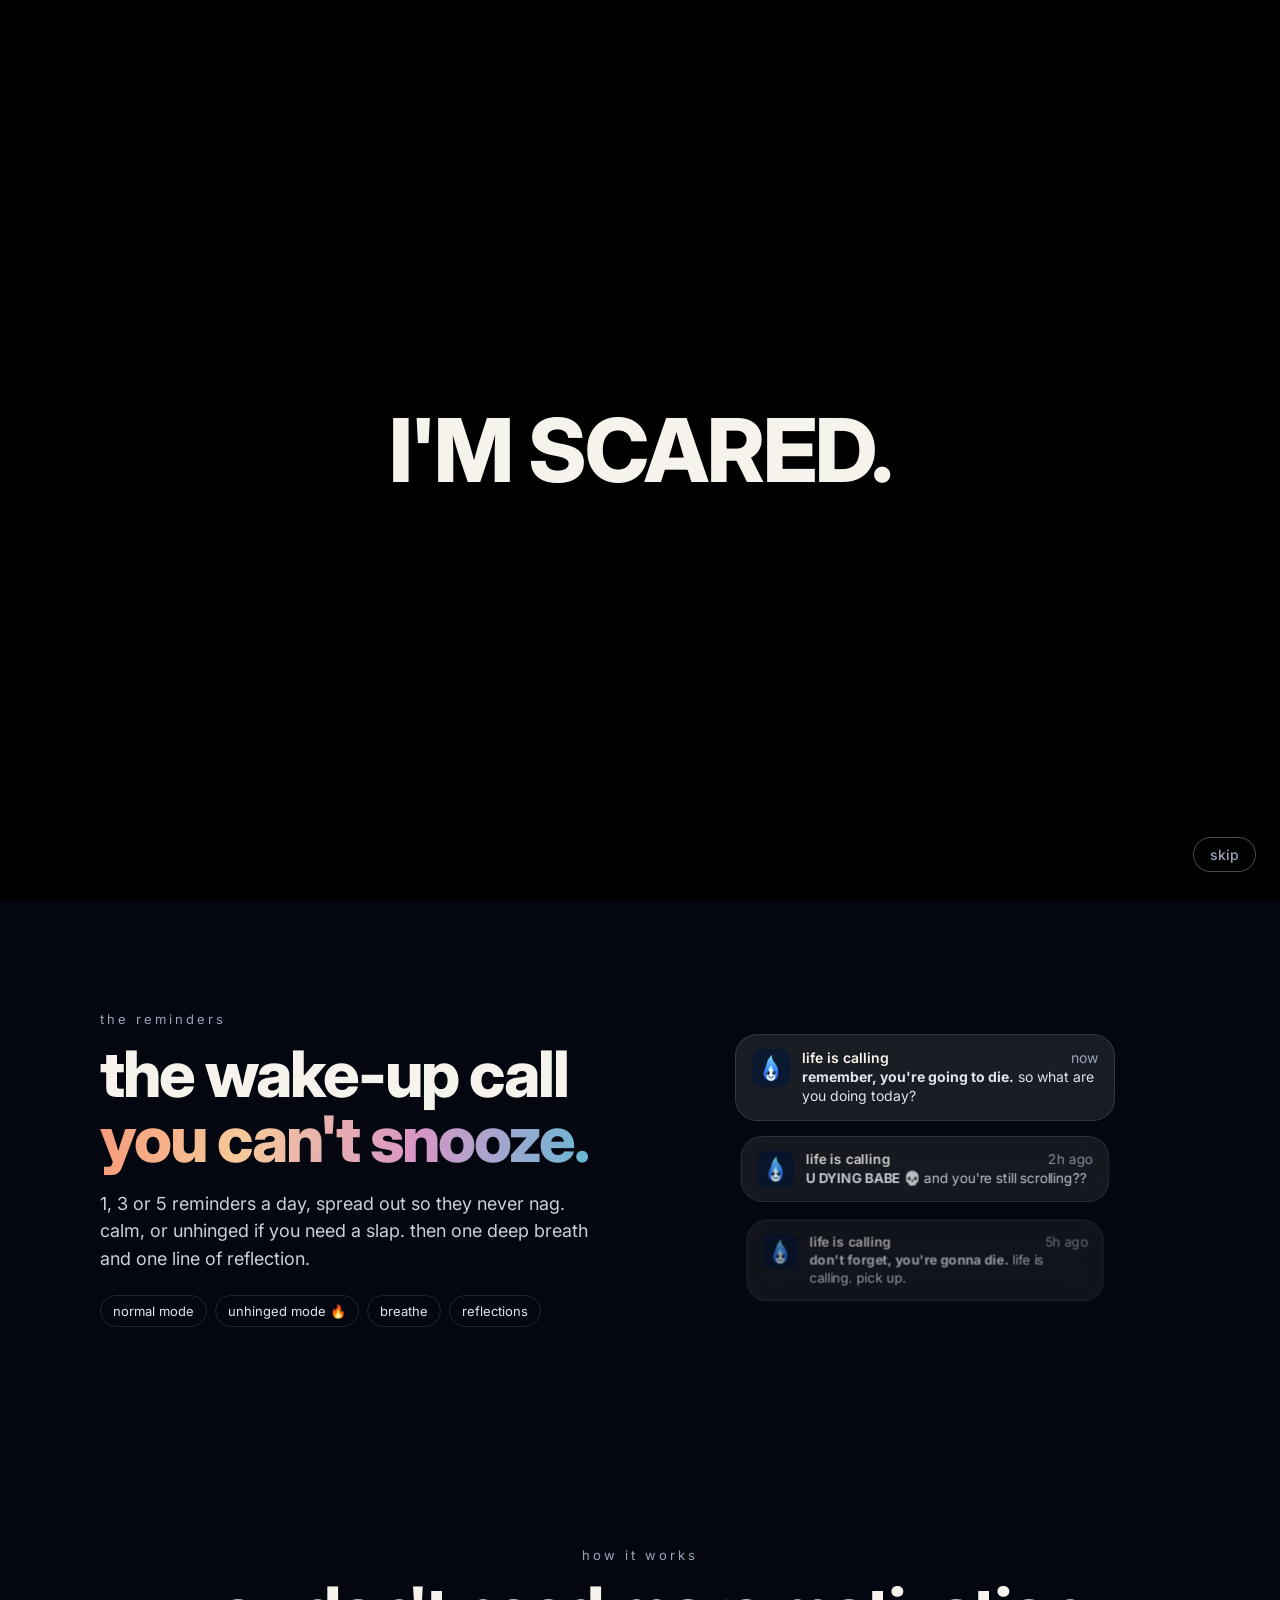
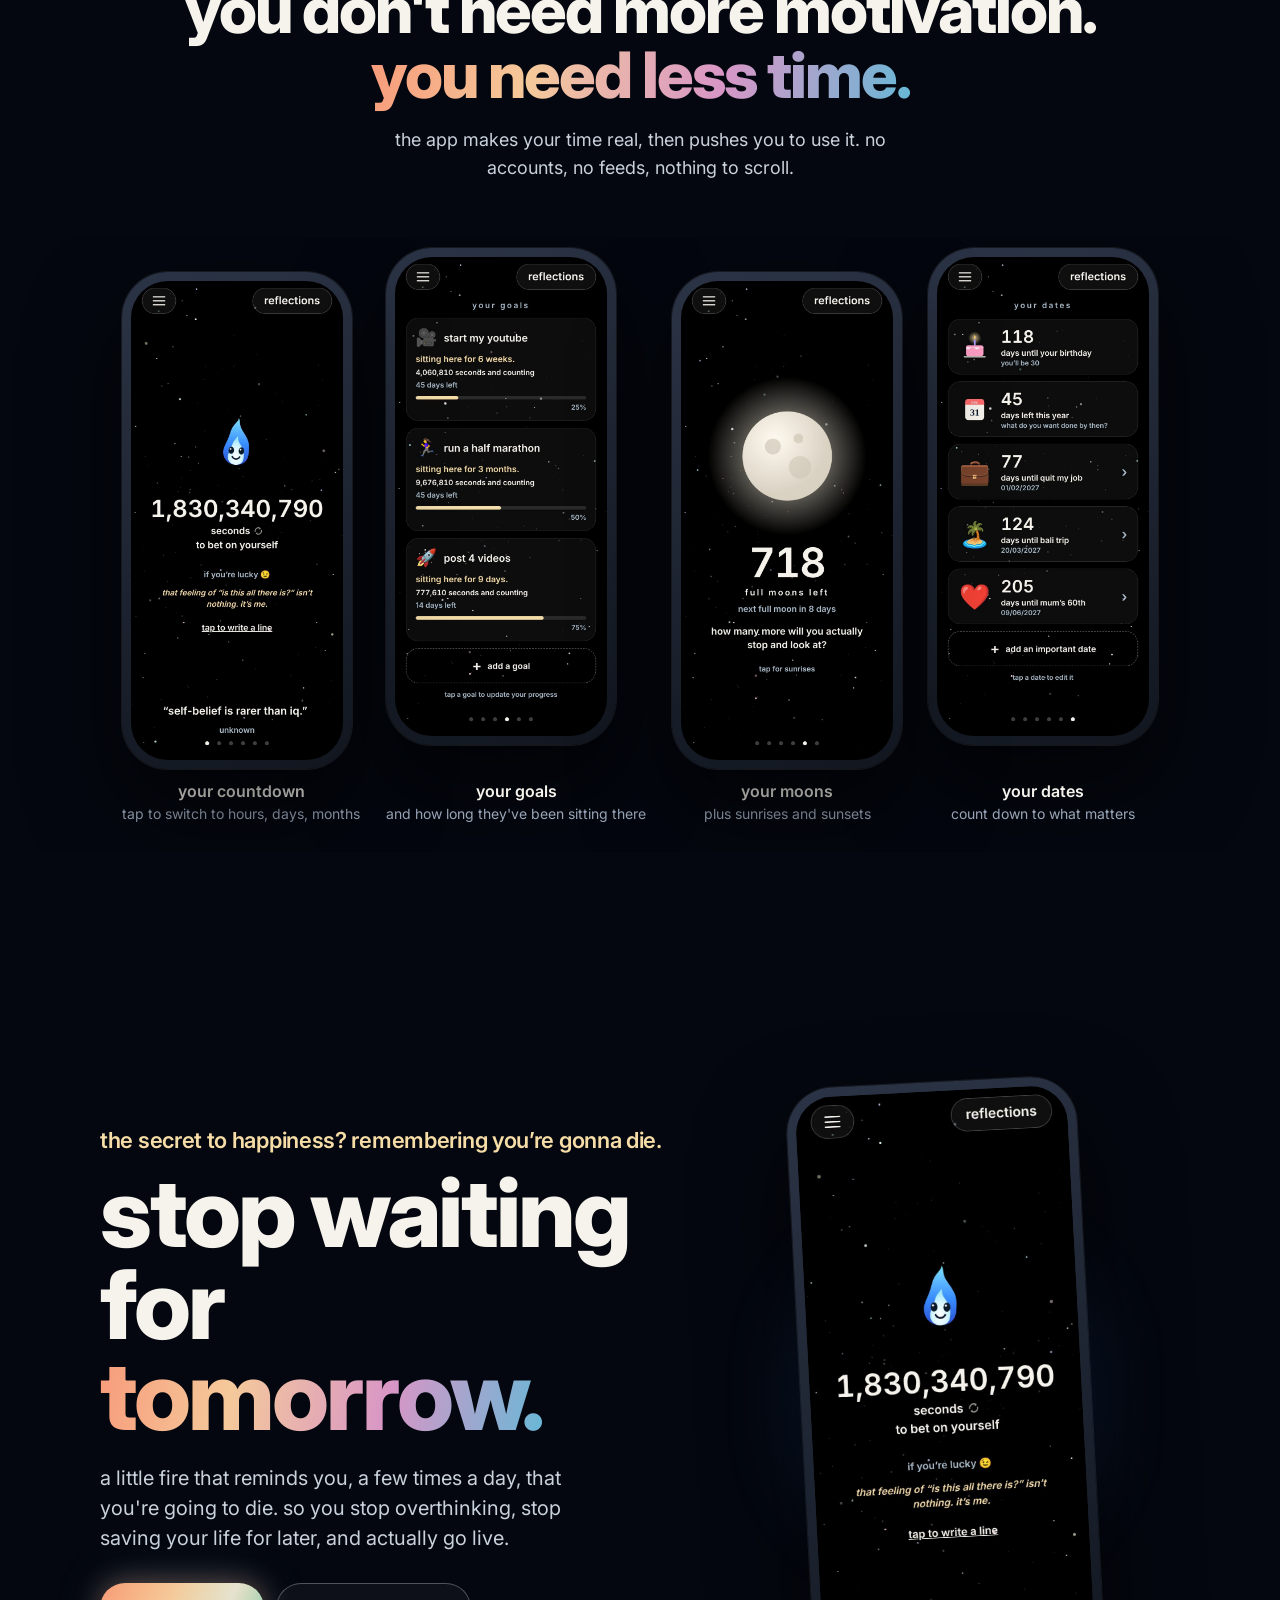
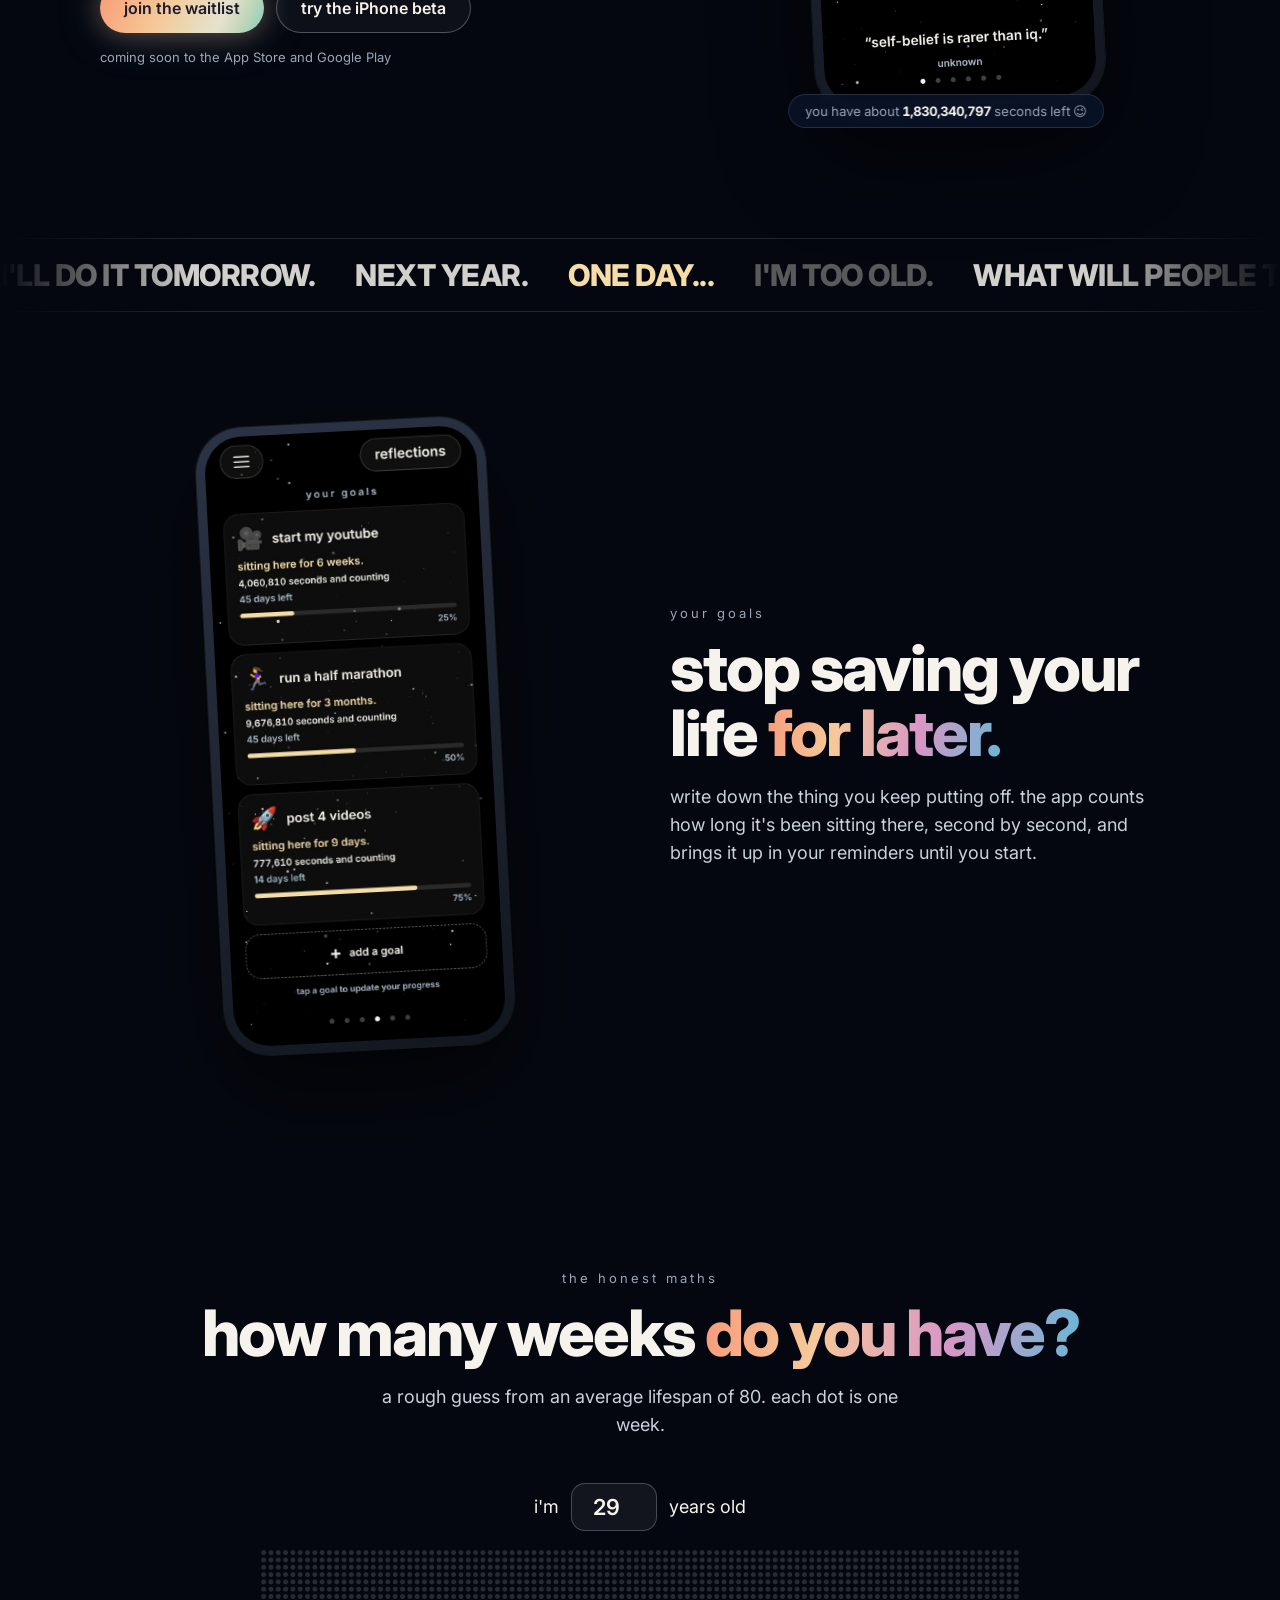
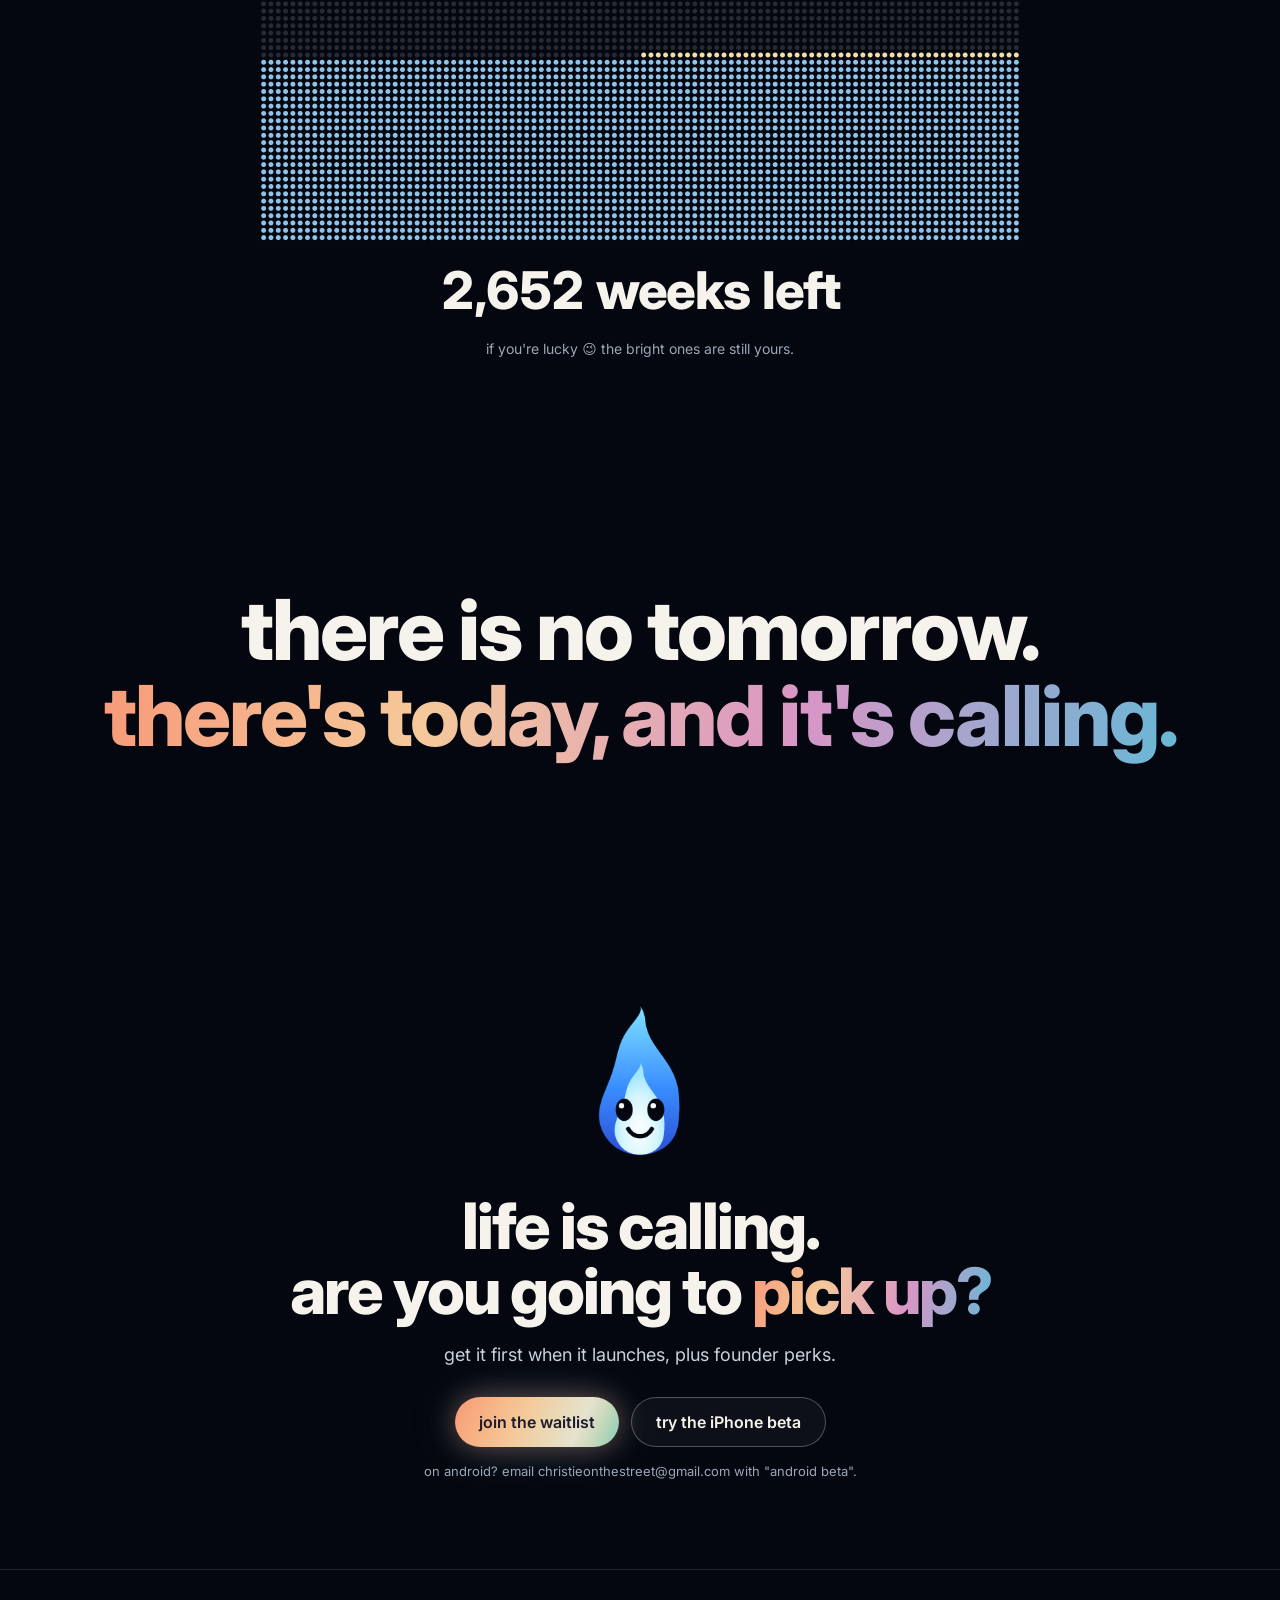
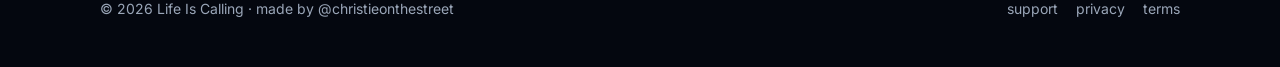
<file: index.html>
<!doctype html>
<html lang="en">
<head>
<meta charset="utf-8">
<meta name="viewport" content="width=device-width, initial-scale=1, viewport-fit=cover">
<title>Life Is Calling</title>
<meta name="description" content="A little fire that reminds you, a few times a day, that you're going to die. So you stop waiting for tomorrow and actually go live.">
<meta name="theme-color" content="#04070f">
<meta property="og:title" content="Life Is Calling">
<meta property="og:description" content="stop waiting for tomorrow.">
<meta property="og:image" content="https://christieonthestreet.github.io/lifeiscalling/img/home.jpg">
<link rel="icon" href="./icon.png">
<link rel="apple-touch-icon" href="./icon.png">
<link rel="preconnect" href="https://fonts.googleapis.com">
<link rel="preconnect" href="https://fonts.gstatic.com" crossorigin>
<link rel="stylesheet" href="https://fonts.googleapis.com/css2?family=Inter:wght@400;500;600;700;800&display=swap">
<style>
:root{
  --bg:#04070f; --bg2:#0a1428; --text:#f6f3ec; --muted:#9aa6b8; --line:rgba(255,255,255,.12);
  --sun:#f6dca6; --flame:#3d8bff; --ice:#9fd8ff;
  --melt:linear-gradient(115deg,#f79a7a 0%,#f5c99a 20%,#e6e2cf 36%,#67b8d6 54%,#7b98d6 72%,#d896c6 88%,#f79a7a 100%);
}
*{box-sizing:border-box;margin:0}
html{scroll-behavior:smooth;overflow-x:hidden}
body{background:var(--bg);color:var(--text);font-family:Inter,system-ui,sans-serif;-webkit-font-smoothing:antialiased;overflow-x:hidden}
a{color:inherit}
img{display:block;max-width:100%}
#sky{position:fixed;inset:0;z-index:0;pointer-events:none}
.page{position:relative;z-index:1}
.wrap{max-width:1120px;margin:0 auto;padding:0 20px}

/* nav */
nav{position:sticky;top:0;z-index:10;backdrop-filter:blur(14px);-webkit-backdrop-filter:blur(14px);background:rgba(4,7,15,.55);border-bottom:1px solid transparent;transition:border-color .3s}
nav.scrolled{border-bottom-color:var(--line)}
nav .wrap{display:flex;align-items:center;justify-content:space-between;height:64px;gap:16px}
.brand{display:flex;align-items:center;gap:8px;font-weight:700;font-size:17px;text-decoration:none;letter-spacing:-.2px}
.brand img{width:22px;height:auto}
.links{display:flex;align-items:center;gap:22px;font-size:14px;color:var(--muted)}
.links a{text-decoration:none}.links a:hover{color:var(--text)}
@media (max-width:720px){.links .hide-sm{display:none}}

/* buttons */
.btn{display:inline-flex;align-items:center;justify-content:center;gap:8px;border-radius:999px;padding:14px 24px;font-weight:600;font-size:16px;text-decoration:none;border:0;cursor:pointer;transition:transform .2s,box-shadow .2s}
.btn:hover{transform:translateY(-2px)}
.btn.melt{color:#1d1b2e;background:var(--melt);background-size:220% 100%;animation:melt 7s ease-in-out infinite alternate;box-shadow:0 0 28px rgba(247,154,122,.35),0 0 46px rgba(103,184,214,.25)}
.btn.ghost{border:1px solid rgba(255,255,255,.28);background:rgba(255,255,255,.04)}
.btn.small{padding:9px 16px;font-size:14px}
@keyframes melt{to{background-position:100% 0}}
@supports (background:linear-gradient(90deg in oklch,red,blue)){
  :root{--melt:linear-gradient(115deg in oklch,#f79a7a 0%,#f5c99a 20%,#e6e2cf 36%,#67b8d6 54%,#7b98d6 72%,#d896c6 88%,#f79a7a 100%)}
  h1 em,h2 em{background-image:linear-gradient(100deg in oklch,#f79a7a,#f5c99a 30%,#d896c6 65%,#67b8d6)}
}

/* hero */
.hero{display:grid;grid-template-columns:1.1fr .9fr;align-items:center;gap:40px;padding:72px 0 40px;min-height:calc(100vh - 64px);min-height:calc(100dvh - 64px)}
.kicker{display:inline-flex;align-items:center;gap:8px;font-size:13px;color:var(--muted);border:1px solid var(--line);border-radius:999px;padding:6px 12px;margin-bottom:22px}
.kicker i{width:7px;height:7px;border-radius:50%;background:#3dff9a;box-shadow:0 0 10px #3dff9a}
h1{font-weight:800;font-size:clamp(46px,8vw,96px);line-height:.95;letter-spacing:-3px}
h1 em,h2 em{font-style:normal;background:linear-gradient(100deg,#f79a7a,#f5c99a 30%,#d896c6 65%,#67b8d6);-webkit-background-clip:text;background-clip:text;color:transparent}
.secret{font-weight:600;font-size:clamp(17px,2.2vw,22px);color:var(--sun);margin-bottom:14px;letter-spacing:-.3px}
.lede{font-size:clamp(17px,2vw,20px);line-height:1.5;color:#c9d1dc;margin-top:22px;max-width:480px}
.ctas{display:flex;flex-wrap:wrap;gap:12px;margin-top:30px}
.soon{font-size:13px;color:var(--muted);margin-top:16px}
.hero-phone{justify-self:center;position:relative}
.hero-phone::before{content:"";position:absolute;inset:10% -8%;background:radial-gradient(circle,rgba(61,139,255,.35),transparent 65%);filter:blur(30px);z-index:-1}
.ticker{position:absolute;left:50%;bottom:-18px;transform:translateX(-50%);white-space:nowrap;max-width:92vw;background:rgba(10,20,40,.85);border:1px solid var(--line);border-radius:999px;padding:8px 16px;font-size:13px;color:var(--muted);font-variant-numeric:tabular-nums;backdrop-filter:blur(8px)}
.ticker b{color:var(--text)}
@media (max-width:860px){.hero{grid-template-columns:1fr;text-align:center;padding-top:48px;min-height:0}.lede{margin-left:auto;margin-right:auto}.ctas{justify-content:center}}

/* phone frame */
.phone{width:290px;aspect-ratio:390/844;border-radius:46px;padding:9px;background:linear-gradient(160deg,#2b3446,#11161f);box-shadow:0 0 0 1px rgba(255,255,255,.08),0 40px 90px rgba(0,0,0,.6)}
.phone img{width:100%;height:100%;object-fit:cover;border-radius:37px}
.tilt{transform:rotate(-3deg)}

/* excuses marquee */
.marquee{border-top:1px solid var(--line);border-bottom:1px solid var(--line);overflow:hidden;padding:18px 0;margin-top:40px;-webkit-mask-image:linear-gradient(90deg,transparent,#000 15% 85%,transparent);mask-image:linear-gradient(90deg,transparent,#000 15% 85%,transparent)}
.track{display:flex;gap:40px;width:max-content;animation:scroll 40s linear infinite}
.track span{font-weight:800;font-size:clamp(20px,3vw,30px);letter-spacing:-.5px;color:rgba(246,243,236,.85);white-space:nowrap}
.track span:nth-child(3n){color:var(--sun)}
.track span:nth-child(4n){color:rgba(246,243,236,.35)}
@keyframes scroll{to{transform:translateX(-50%)}}

/* sections */
section{padding:110px 0}
.eyebrow{font-size:13px;letter-spacing:3px;text-transform:lowercase;color:var(--muted);margin-bottom:14px}
h2{font-weight:800;font-size:clamp(36px,5.4vw,64px);line-height:1.02;letter-spacing:-2px}
.center{text-align:center}
.center .sub{margin-left:auto;margin-right:auto}
.sub{font-size:18px;line-height:1.55;color:#c9d1dc;margin-top:18px;max-width:520px}

/* screens strip */
.strip{display:flex;gap:26px;justify-content:center;margin-top:56px;overflow-x:auto;scroll-snap-type:x mandatory;padding:10px 20px 30px;-ms-overflow-style:none;scrollbar-width:none}
.strip::-webkit-scrollbar{display:none}
.strip figure{flex:0 0 auto;scroll-snap-align:center;text-align:center}
.strip .phone{width:230px}
.strip figure:nth-child(odd) .phone{transform:translateY(24px)}
.strip figcaption{margin-top:36px;font-weight:600}
.strip figcaption span{display:block;font-weight:400;font-size:14px;color:var(--muted);margin-top:4px}
@media (max-width:1000px){.strip{justify-content:flex-start;-webkit-mask-image:linear-gradient(90deg,transparent,#000 15% 85%,transparent);mask-image:linear-gradient(90deg,transparent,#000 15% 85%,transparent)}}

/* feature rows */
.feature{display:grid;grid-template-columns:1fr 1fr;gap:60px;align-items:center}
.feature.flip .text{order:2}
.feature .art{justify-self:center}
@media (max-width:860px){.feature{grid-template-columns:1fr;text-align:center}.feature.flip .text{order:0}.feature .sub{margin-left:auto;margin-right:auto}}
.notifs{display:flex;flex-direction:column;gap:14px;width:min(380px,100%)}
.notif{display:flex;gap:12px;align-items:flex-start;padding:14px 16px;border-radius:22px;background:rgb(255 255 255 / .09);border:1px solid rgb(255 255 255 / .12);backdrop-filter:blur(16px);text-align:left;animation:pop .8s both}
.notif:nth-child(2){animation-delay:.25s;opacity:.85;transform:scale(.97)}
.notif:nth-child(3){animation-delay:.5s;opacity:.65;transform:scale(.94)}
.notif img{width:38px;height:38px;border-radius:10px;background:#0a1830;padding:4px;object-fit:contain;flex:none}
.notif .t{display:flex;justify-content:space-between;font-weight:600;font-size:14px;gap:10px}
.notif .t span{color:var(--muted);font-weight:400}
.notif p{font-size:14px;color:#dfe5ee;margin-top:2px;line-height:1.35}
@keyframes pop{from{opacity:0;transform:translateY(16px)}}
.pills{display:flex;flex-wrap:wrap;gap:8px;margin-top:22px}
@media (max-width:860px){.pills{justify-content:center}}
.pill{font-size:13px;border:1px solid var(--line);border-radius:999px;padding:7px 12px;color:#dfe5ee}

/* weeks grid */
.weeks{margin-top:44px;display:flex;flex-direction:column;align-items:center;gap:18px}
.age{display:flex;align-items:center;gap:12px;font-size:18px}
.age input{width:86px;text-align:center;font:600 22px Inter,sans-serif;color:var(--text);background:rgba(255,255,255,.06);border:1px solid rgb(255 255 255 / .22);border-radius:14px;padding:10px}
#grid{width:min(760px,100%);height:auto}
.weeks .big{font-weight:800;font-size:clamp(34px,5vw,52px);letter-spacing:-1.5px;font-variant-numeric:tabular-nums}
.weeks .note{color:var(--muted);font-size:14px}

/* join: the fire, your age, your %, then your email */
.joinflow{min-height:calc(100vh - 64px);min-height:calc(100dvh - 64px);display:flex;align-items:center;padding:40px 0 60px}
.joinflow>.wrap{width:100%}
.joinflow .jfire img,.joinflow .bubble,.joinflow .jq,.joinflow .jage{opacity:0}
.joinflow.go .jfire img{animation:popIn .7s cubic-bezier(.2,1.6,.4,1) .1s both,float 4s ease-in-out 1s infinite}
.joinflow.go .bubble{animation:popIn .6s cubic-bezier(.2,1.6,.4,1) .9s both}
.joinflow.go .jq{animation:rise .8s ease 1.9s both}
.joinflow.go .jage{animation:rise .8s ease 2.5s both}
@keyframes popIn{from{opacity:0;transform:scale(.3)}to{opacity:1;transform:none}}
@keyframes rise{from{opacity:0;transform:translateY(16px)}to{opacity:1;transform:none}}
@media (prefers-reduced-motion:reduce){.joinflow .jfire img,.joinflow .bubble,.joinflow .jq,.joinflow .jage{opacity:1;animation:none!important}}
#intro .say.red{color:#ff4b3e}
/* once they've put in their age: the fire and question step aside so their number and the email box fit on one screen */
.joinflow.calc{align-items:flex-start;padding-top:22px}
.joinflow.calc .jfire,.joinflow.calc .jq{display:none}
.joinflow.calc .jage{margin-top:0;gap:10px}
.joinflow.calc .jresult{margin-top:22px}
.joinflow.calc .jbar{margin:14px auto 10px}
.joinflow.calc .jform{margin-top:24px;gap:10px}
.joinflow.calc .jpitch{font-size:18px;margin-bottom:2px}
@media (max-height:720px){.joinflow.calc .jresult .fine{display:none}.joinflow.calc .jpct{font-size:44px}}
.jfire{position:relative;display:inline-flex;flex-direction:column;align-items:center;margin-bottom:22px}
.jfire img{width:96px;animation:float 4s ease-in-out infinite}
.bubble{background:#f6f3ec;color:#0a0d16;font-weight:700;font-size:18px;padding:12px 18px;border-radius:20px;margin-bottom:16px;position:relative;white-space:nowrap}
.bubble:after{content:"";position:absolute;left:50%;bottom:-8px;width:16px;height:16px;background:#f6f3ec;transform:translateX(-50%) rotate(45deg);border-radius:3px}
.jage{display:flex;flex-wrap:wrap;gap:14px;justify-content:center;align-items:center;margin-top:30px}
.jage .age input{width:96px}
.jresult{margin-top:40px}
.jpct{font-weight:800;font-size:clamp(40px,9vw,76px);letter-spacing:-2px;font-variant-numeric:tabular-nums;line-height:1}
.jlabel{color:var(--muted);font-size:20px;margin-top:6px}
.jbar{width:min(520px,100%);height:12px;border-radius:99px;background:#1f2a40;margin:22px auto 14px;overflow:hidden}
.jbar div{height:100%;width:0;border-radius:99px;background:linear-gradient(90deg,#ff4b3e,#f6dca6);transition:width 1.6s cubic-bezier(.2,.8,.2,1)}
.jsecs{font-size:18px}.jsecs b{font-variant-numeric:tabular-nums}
.fine{color:var(--muted);font-size:13px;margin-top:10px;line-height:1.5}
.jform,.jshare{display:flex;flex-direction:column;gap:12px;width:min(420px,100%);margin:44px auto 0}
.jpitch{font-weight:700;font-size:20px;line-height:1.35;margin-bottom:6px}
.jform input{font:inherit;font-size:17px;color:var(--text);background:rgba(255,255,255,.06);border:1px solid rgb(255 255 255 / .22);border-radius:999px;padding:15px 20px;text-align:center;outline:none}
.jform input:focus{border-color:var(--sun)}
.jnote{min-height:20px;color:var(--sun);font-weight:600}
.jshare h3{font-size:28px;letter-spacing:-.5px}
.jshare p{color:#c9d1dc;font-size:16px;line-height:1.5}.jshare p b{color:var(--text)}
.sr{position:absolute;width:1px;height:1px;overflow:hidden;clip:rect(0 0 0 0)}
.joinflow [hidden]{display:none!important}
button.btn{font-family:inherit}
.btn.ghost{color:var(--text)}

/* quote band */
.band{text-align:center;padding:120px 0}
.band h2{font-size:clamp(40px,7vw,84px)}

/* closing */
.closing{text-align:center;padding:120px 0 90px}
.closing img.fire{width:110px;margin:0 auto 26px;animation:float 4s ease-in-out infinite}
@keyframes float{50%{transform:translateY(-10px)}}
.closing .ctas{justify-content:center}

footer{border-top:1px solid var(--line);padding:30px 0 50px;font-size:14px;color:var(--muted)}
footer .wrap{display:flex;flex-wrap:wrap;gap:18px;justify-content:space-between}
footer .links{gap:18px}

.reveal{opacity:0;transform:translateY(30px);transition:opacity .9s ease,transform .9s ease}
.reveal.in{opacity:1;transform:none}

/* intro: the excuses flash up, then the page appears */
#intro{position:fixed;inset:0;z-index:100;background:#000;display:flex;align-items:center;justify-content:center;transition:opacity .9s ease}
#intro.gone{opacity:0;pointer-events:none}
#intro .say{font-weight:800;font-size:clamp(34px,8vw,88px);letter-spacing:-2px;line-height:1;text-align:center;padding:0 24px;color:#f6f3ec}
#intro .say.pop{animation:punch .5s ease-out}
#intro .say.soft{font-weight:600;letter-spacing:-1px;color:var(--sun);font-size:clamp(28px,6vw,64px);max-width:900px}
#intro button{position:absolute;bottom:28px;right:24px;background:none;border:1px solid rgba(255,255,255,.3);color:var(--muted);border-radius:999px;padding:8px 16px;font:500 14px Inter,sans-serif;cursor:pointer}
@keyframes punch{from{transform:scale(1.25);opacity:0}}
@media (prefers-reduced-motion:reduce){.track,.btn.melt,.closing img.fire{animation:none}.reveal{opacity:1;transform:none;transition:none}}
</style>
</head>
<body>
<div id="intro" aria-hidden="true"><div class="say" id="say"></div><button id="skipIntro" type="button">skip</button></div>
<canvas id="sky" aria-hidden="true"></canvas>
<div class="page">

<nav id="nav"><div class="wrap">
  <a class="brand" href="./"><img src="./flame.png" alt="">life is calling</a>
  <div class="links">
    <a class="hide-sm" href="#how">how it works</a>
    <a class="hide-sm" href="./support.html">support</a>
    <a class="btn melt small" href="#join">join the waitlist</a>
  </div>
</div></nav>

<main>
<section id="join" class="joinflow">
  <div class="wrap center">
    <div class="jfire">
      <div class="bubble">you’re dying rn, bish</div>
      <img src="./flame.png" alt="The Life Is Calling fire">
    </div>
    <h2 class="jq">how long <em>have you got?</em></h2>
    <form id="ageCalc" class="jage" novalidate>
      <label class="age">i'm <input id="jAge" type="number" inputmode="numeric" min="1" max="99" placeholder="29" aria-label="your age"> years old</label>
      <button class="btn melt" type="submit">show me</button>
    </form>

    <div id="jResult" class="jresult" hidden>
      <p class="jpct"><span id="jPct">0.00000000</span>%</p>
      <p class="jlabel">of your life, gone.</p>
      <div class="jbar" aria-hidden="true"><div id="jUsed"></div></div>
      <p class="jsecs"><b id="jSecs">0</b> seconds left. if you’re lucky 😉</p>
      <p class="fine">a rough guess from an average life of 80 years.</p>
    </div>

    <form id="jForm" class="jform" hidden novalidate>
      <p class="jpitch">so don’t waste them. get the app first.</p>
      <label class="sr" for="jEmail">your email</label>
      <input id="jEmail" type="email" inputmode="email" autocomplete="email" placeholder="your email" required>
      <button class="btn melt" type="submit" id="jGo">i’m in</button>
      <p class="jnote" id="jNote" role="status"></p>
      <p class="fine">by signing up you agree to get emails about the app. unsubscribe anytime. <a href="./privacy.html">privacy</a></p>
    </form>

    <div id="jShare" class="jshare" hidden>
      <h3>get it free 🔥</h3>
      <p><b>every friend who joins with your link = 1 free month of premium.</b><br>invite 12, get a whole year. the top inviter gets it free forever.</p>
      <button class="btn melt" type="button" id="jShareBtn">share with a friend</button>
      <button class="btn ghost" type="button" id="jCopyBtn">copy my invite link</button>
      <p class="fine" id="jShareNote" role="status">life’s too short to go alone.</p>
    </div>
  </div>
</section>

<section id="how">
  <div class="wrap feature reveal">
    <div class="text">
      <div class="eyebrow">the reminders</div>
      <h2>the wake-up call <em>you can't snooze.</em></h2>
      <p class="sub">1, 3 or 5 reminders a day, spread out so they never nag. calm, or unhinged if you need a slap. then one deep breath and one line of reflection.</p>
      <div class="pills"><span class="pill">normal mode</span><span class="pill">unhinged mode 🔥</span><span class="pill">breathe</span><span class="pill">reflections</span></div>
    </div>
    <div class="art notifs" aria-label="Example reminders">
      <div class="notif"><img src="./flame.png" alt=""><div style="flex:1"><div class="t">life is calling <span>now</span></div><p><b>remember, you're going to die.</b> so what are you doing today?</p></div></div>
      <div class="notif"><img src="./flame.png" alt=""><div style="flex:1"><div class="t">life is calling <span>2h ago</span></div><p><b>U DYING BABE 💀</b> and you're still scrolling??</p></div></div>
      <div class="notif"><img src="./flame.png" alt=""><div style="flex:1"><div class="t">life is calling <span>5h ago</span></div><p><b>don't forget, you're gonna die.</b> life is calling. pick up.</p></div></div>
    </div>
  </div>
</section>

<div id="rest">
<section>
  <div class="wrap center reveal">
    <div class="eyebrow">how it works</div>
    <h2>you don't need more motivation.<br><em>you need less time.</em></h2>
    <p class="sub">the app makes your time real, then pushes you to use it. no accounts, no feeds, nothing to scroll.</p>
  </div>
  <div class="strip reveal">
    <figure><div class="phone"><img src="./img/home.jpg" alt="Live countdown: seconds to answer the call" loading="lazy" width="390" height="844"></div><figcaption>your countdown<span>tap to switch to hours, days, months</span></figcaption></figure>
    <figure><div class="phone"><img src="./img/goals.jpg" alt="Goals page: start my youtube, sitting here for 6 weeks" loading="lazy" width="390" height="844"></div><figcaption>your goals<span>and how long they've been sitting there</span></figcaption></figure>
    <figure><div class="phone"><img src="./img/sky.jpg" alt="718 full moons left" loading="lazy" width="390" height="844"></div><figcaption>your moons<span>plus sunrises and sunsets</span></figcaption></figure>
    <figure><div class="phone"><img src="./img/dates.jpg" alt="Countdowns to your birthday, the end of the year and your own dates" loading="lazy" width="390" height="844"></div><figcaption>your dates<span>count down to what matters</span></figcaption></figure>
  </div>
</section>

<div class="wrap">
  <header class="hero">
    <div>
      <p class="secret">the secret to happiness? remembering you’re gonna die.</p>
      <h1>stop waiting for <em>tomorrow.</em></h1>
      <p class="lede">a little fire that reminds you, a few times a day, that you're going to die. so you stop overthinking, stop saving your life for later, and actually go live.</p>
      <div class="ctas">
        <a class="btn melt" href="#join">join the waitlist</a>
        <a class="btn ghost" href="https://testflight.apple.com/join/TR5dwAcK">try the iPhone beta</a>
      </div>
      <p class="soon">coming soon to the App Store and Google Play</p>
    </div>
    <div class="hero-phone">
      <div class="phone tilt"><img src="./img/home.jpg" alt="The Life Is Calling home screen: a live countdown of the seconds you have left, under a little blue fire" width="390" height="844"></div>
      <div class="ticker">you have about <b id="heroSecs">1,830,340,790</b> seconds left 😉</div>
    </div>
  </header>
</div>

<div class="marquee" aria-hidden="true"><div class="track" id="track"></div></div>

<section>
  <div class="wrap feature flip reveal">
    <div class="text">
      <div class="eyebrow">your goals</div>
      <h2>stop saving your life <em>for later.</em></h2>
      <p class="sub">write down the thing you keep putting off. the app counts how long it's been sitting there, second by second, and brings it up in your reminders until you start.</p>
    </div>
    <div class="art"><div class="phone tilt"><img src="./img/goals.jpg" alt="Goals with live counters: 4,060,806 seconds and counting" loading="lazy" width="390" height="844"></div></div>
  </div>
</section>

<section>
  <div class="wrap center reveal">
    <div class="eyebrow">the honest maths</div>
    <h2>how many weeks <em>do you have?</em></h2>
    <p class="sub">a rough guess from an average lifespan of 80. each dot is one week.</p>
    <div class="weeks">
      <label class="age">i'm <input id="age" type="number" inputmode="numeric" min="1" max="99" value="29" aria-label="your age"> years old</label>
      <canvas id="grid" width="1520" height="760" aria-label="A grid of 4,160 dots, one per week of an 80-year life"></canvas>
      <div class="big"><span id="weeksLeft">2,652</span> weeks left</div>
      <div class="note">if you're lucky 😉 the bright ones are still yours.</div>
    </div>
  </div>
</section>

<section class="band">
  <div class="wrap reveal">
    <h2>there is no tomorrow.<br><em>there's today, and it's calling.</em></h2>
  </div>
</section>

<section class="closing">
  <div class="wrap reveal">
    <img class="fire" src="./flame.png" alt="The Life Is Calling fire">
    <h2>life is calling.<br>are you going to <em>pick up?</em></h2>
    <p class="sub" style="margin:18px auto 0">get it first when it launches, plus founder perks.</p>
    <div class="ctas" style="margin-top:28px">
      <a class="btn melt" href="#join">join the waitlist</a>
      <a class="btn ghost" href="https://testflight.apple.com/join/TR5dwAcK">try the iPhone beta</a>
    </div>
    <p class="soon">on android? email christieonthestreet@gmail.com with "android beta".</p>
  </div>
</section>
</div><!-- /rest -->
</main>

<footer><div class="wrap">
  <span>© 2026 Life Is Calling · made by @christieonthestreet</span>
  <div class="links"><a href="./support.html">support</a><a href="./privacy.html">privacy</a><a href="https://www.apple.com/legal/internet-services/itunes/dev/stdeula/">terms</a></div>
</div></footer>
</div>

<script>
// the intro: excuses flash up, then "but what if…", then the page. once per visit.
(() => {
  const intro = document.getElementById('intro'), say = document.getElementById('say');
  let seen = false;
  try { seen = sessionStorage.getItem('intro-seen') === '1'; sessionStorage.setItem('intro-seen', '1'); } catch (e) {}
  const go = () => document.getElementById('join').classList.add('go');
  if (seen || matchMedia('(prefers-reduced-motion: reduce)').matches) { intro.remove(); go(); return; }
  document.documentElement.style.overflow = 'hidden';
  const LINES = ['I SHOULD HAVE STARTED EARLIER.', "IT'S TOO LATE..", "I'M TOO OLD...", "I'M SCARED.", 'WHAT WILL PEOPLE THINK?', 'NEXT YEAR.', 'ONE DAY...'];
  const timers = [];
  const show = (text, soft) => { say.textContent = text; say.className = 'say' + (soft === 'red' ? ' red' : soft ? ' soft' : ''); void say.offsetWidth; say.classList.add('pop'); };
  let t = 300;
  LINES.forEach(line => { timers.push(setTimeout(() => show(line), t)); t += 650; });
  timers.push(setTimeout(() => show('but what if.....', true), t)); t += 1500;
  timers.push(setTimeout(() => show('the secret to happiness was…', true), t)); t += 2100;
  timers.push(setTimeout(() => show('remembering you’re gonna die.', 'red'), t)); t += 2600;
  const end = () => { timers.forEach(clearTimeout); intro.classList.add('gone'); setTimeout(go, 500); document.documentElement.style.overflow = ''; setTimeout(() => intro.remove(), 1000); };
  timers.push(setTimeout(end, t));
  document.getElementById('skipIntro').addEventListener('click', end);
})();

// twinkling star sky
(() => {
  const c = document.getElementById('sky'), x = c.getContext('2d');
  const still = matchMedia('(prefers-reduced-motion: reduce)').matches;
  let W, H, stars = [];
  function size() {
    const d = Math.min(2, devicePixelRatio || 1);
    W = innerWidth; H = innerHeight; c.width = W * d; c.height = H * d; c.style.width = W + 'px'; c.style.height = H + 'px';
    x.setTransform(d, 0, 0, d, 0, 0);
    stars = Array.from({ length: Math.round(W * H / 5000) }, () => ({ x: Math.random() * W, y: Math.random() * H, r: Math.random() * 1.3 + .2, p: Math.random() * 7, s: Math.random() * 1.5 + .4 }));
  }
  function draw(t) {
    const g = x.createRadialGradient(W * .7, H * .2, 0, W * .7, H * .2, Math.max(W, H));
    g.addColorStop(0, '#0d1d3c'); g.addColorStop(.5, '#050a16'); g.addColorStop(1, '#03050b');
    x.fillStyle = g; x.fillRect(0, 0, W, H);
    for (const s of stars) {
      x.globalAlpha = .25 + .75 * Math.max(0, Math.sin(t / 1000 * s.s + s.p)) ** 3;
      x.fillStyle = '#fff'; x.beginPath(); x.arc(s.x, s.y, s.r, 0, 7); x.fill();
    }
    x.globalAlpha = 1;
    if (!still) requestAnimationFrame(draw);
  }
  size(); addEventListener('resize', size); requestAnimationFrame(draw);
})();

// nav border on scroll
const nav = document.getElementById('nav');
addEventListener('scroll', () => nav.classList.toggle('scrolled', scrollY > 10), { passive: true });

// the excuses
const EXCUSES = ["I'LL DO IT TOMORROW.", 'NEXT YEAR.', 'ONE DAY...', "I'M TOO OLD.", 'WHAT WILL PEOPLE THINK?', "IT'S TOO LATE.", "I'LL START WHEN I'M READY.", 'BUT WHAT IF I FAIL?', "I'LL CALL THEM TOMORROW.", 'I SHOULD HAVE STARTED EARLIER.'];
document.getElementById('track').innerHTML = [...EXCUSES, ...EXCUSES].map(e => `<span>${e}</span>`).join('');

// hero ticker: seconds left for a 29-year-old with ~58 years to go
const heroEnd = Date.now() + 58 * 365.25 * 864e5;
const heroSecs = document.getElementById('heroSecs');
setInterval(() => { heroSecs.textContent = Math.floor((heroEnd - Date.now()) / 1000).toLocaleString('en-AU'); }, 1000);

// weeks grid
(() => {
  const c = document.getElementById('grid'), x = c.getContext('2d'), input = document.getElementById('age'), out = document.getElementById('weeksLeft');
  const YEARS = 80, COLS = 104, TOTAL = YEARS * 52, ROWS = TOTAL / COLS;
  let shown = 0, target = 0, raf;
  function draw(lived) {
    x.clearRect(0, 0, c.width, c.height);
    const cell = c.width / COLS, r = cell * .34;
    for (let i = 0; i < TOTAL; i++) {
      const col = i % COLS, row = Math.floor(i / COLS), gone = i < lived;
      x.fillStyle = gone ? 'rgba(255,255,255,.14)' : (i < lived + 52 ? '#f6dca6' : 'rgba(159,216,255,.9)');
      x.beginPath(); x.arc(col * cell + cell / 2, row * cell + cell / 2, r, 0, 7); x.fill();
    }
  }
  function set() {
    const age = Math.min(99, Math.max(1, +input.value || 0));
    target = Math.min(TOTAL, Math.round(age * 52));
    out.textContent = Math.max(0, TOTAL - target).toLocaleString('en-AU');
    cancelAnimationFrame(raf);
    const step = () => { shown += (target - shown) * .12; if (Math.abs(target - shown) < 1) shown = target; draw(Math.round(shown)); if (shown !== target) raf = requestAnimationFrame(step); };
    step();
  }
  c.height = Math.ceil(ROWS) * (c.width / COLS);
  input.addEventListener('input', set); set();
})();

// join: age → your % → email → invite 3 friends
(() => {
  const KIT_FORM_ID = '10197159';
  const KIT_PUBLIC_KEY = 'WGpUyz0uVnqlYhpKGisKcQ'; // Kit's public v3 key: it can only add people to forms
  const LIFE = 80 * 365.25 * 864e5;
  const $ = (id) => document.getElementById(id);
  const store = { get(k) { try { return localStorage.getItem(k); } catch { return null; } }, set(k, v) { try { localStorage.setItem(k, v); } catch {} } };
  // invites: everyone gets a code; a friend's link (?ref=code) is remembered and saved to Kit with their sign-up
  const refIn = (new URLSearchParams(location.search).get('ref') || '').replace(/[^a-z0-9]/gi, '').slice(0, 12);
  if (refIn) store.set('lic-referred-by', refIn);
  let myCode = store.get('lic-ref-code');
  if (!myCode) { myCode = Math.random().toString(36).slice(2, 9); store.set('lic-ref-code', myCode); }
  const link = () => `https://christieonthestreet.github.io/lifeiscalling/?ref=${myCode}#join`;
  const text = 'this app reminds you you’re going to die (in a good way 😅). join the waitlist with my link:';

  let born = 0, tick;
  $('ageCalc').addEventListener('submit', (e) => {
    e.preventDefault();
    const age = Math.min(99, Math.max(1, +$('jAge').value || 0));
    if (!$('jAge').value) { $('jAge').focus(); return; }
    $('jAge').blur();
    born = Date.now() - age * 365.25 * 864e5 - 182 * 864e5; // middle of that year of age
    $('jResult').hidden = false; $('jForm').hidden = false;
    $('join').classList.add('calc');
    window.scrollTo(0, 0);
    clearInterval(tick);
    // Ramp up from 0% to their real number over a few seconds, then keep ticking live.
    const started = performance.now(), RAMP = matchMedia('(prefers-reduced-motion: reduce)').matches ? 0 : 3200;
    const ease = (t) => 1 - Math.pow(1 - t, 3);
    $('jUsed').style.transition = 'none';
    const draw = () => {
      const k = RAMP ? ease(Math.min(1, (performance.now() - started) / RAMP)) : 1;
      const real = Math.min(1, (Date.now() - born) / LIFE);
      const gone = real * k;
      $('jPct').textContent = (gone * 100).toFixed(8);
      $('jUsed').style.width = (gone * 100) + '%';
      $('jSecs').textContent = Math.max(0, Math.floor((LIFE - gone * LIFE) / 1000)).toLocaleString('en-AU');
    };
    draw(); tick = setInterval(draw, 40);
  });

  $('jForm').addEventListener('submit', async (e) => {
    e.preventDefault();
    const email = $('jEmail').value.trim(), note = $('jNote');
    if (!/^[^\s@]+@[^\s@]+\.[^\s@]+$/.test(email)) { note.textContent = 'that email doesn’t look right. check it and try again.'; return; }
    $('jGo').disabled = true; note.textContent = 'adding u…';
    try {
      const res = await fetch(`https://api.convertkit.com/v3/forms/${KIT_FORM_ID}/subscribe`, {
        method: 'POST', headers: { 'Content-Type': 'application/json' },
        body: JSON.stringify({ api_key: KIT_PUBLIC_KEY, email, fields: { ref_code: myCode, referred_by: store.get('lic-referred-by') || '' } }),
      });
      const data = await res.json().catch(() => ({}));
      if (!res.ok || !data.subscription) throw new Error('kit said no');
      $('jEmail').value = ''; $('jEmail').blur();
      note.textContent = 'you’re on the list. now go live.';
      $('jShare').hidden = false;
    } catch {
      note.textContent = 'that didn’t go through. check your connection and try again.';
    } finally { $('jGo').disabled = false; }
  });

  async function copy() {
    try { await navigator.clipboard.writeText(`${text} ${link()}`); $('jShareNote').textContent = 'copied. paste it to your group chat.'; }
    catch { $('jShareNote').textContent = link(); }
  }
  $('jShareBtn').addEventListener('click', async () => {
    if (navigator.share) { try { await navigator.share({ title: 'life is calling', text, url: link() }); $('jShareNote').textContent = 'sent. you’re a good friend. 🔥'; } catch {} }
    else copy();
  });
  $('jCopyBtn').addEventListener('click', copy);
})();

// fade sections in as you scroll
const io = new IntersectionObserver(es => es.forEach(e => { if (e.isIntersecting) { e.target.classList.add('in'); io.unobserve(e.target); } }), { threshold: .15 });
document.querySelectorAll('.reveal').forEach(el => io.observe(el));
</script>
</body>
</html>
</file>
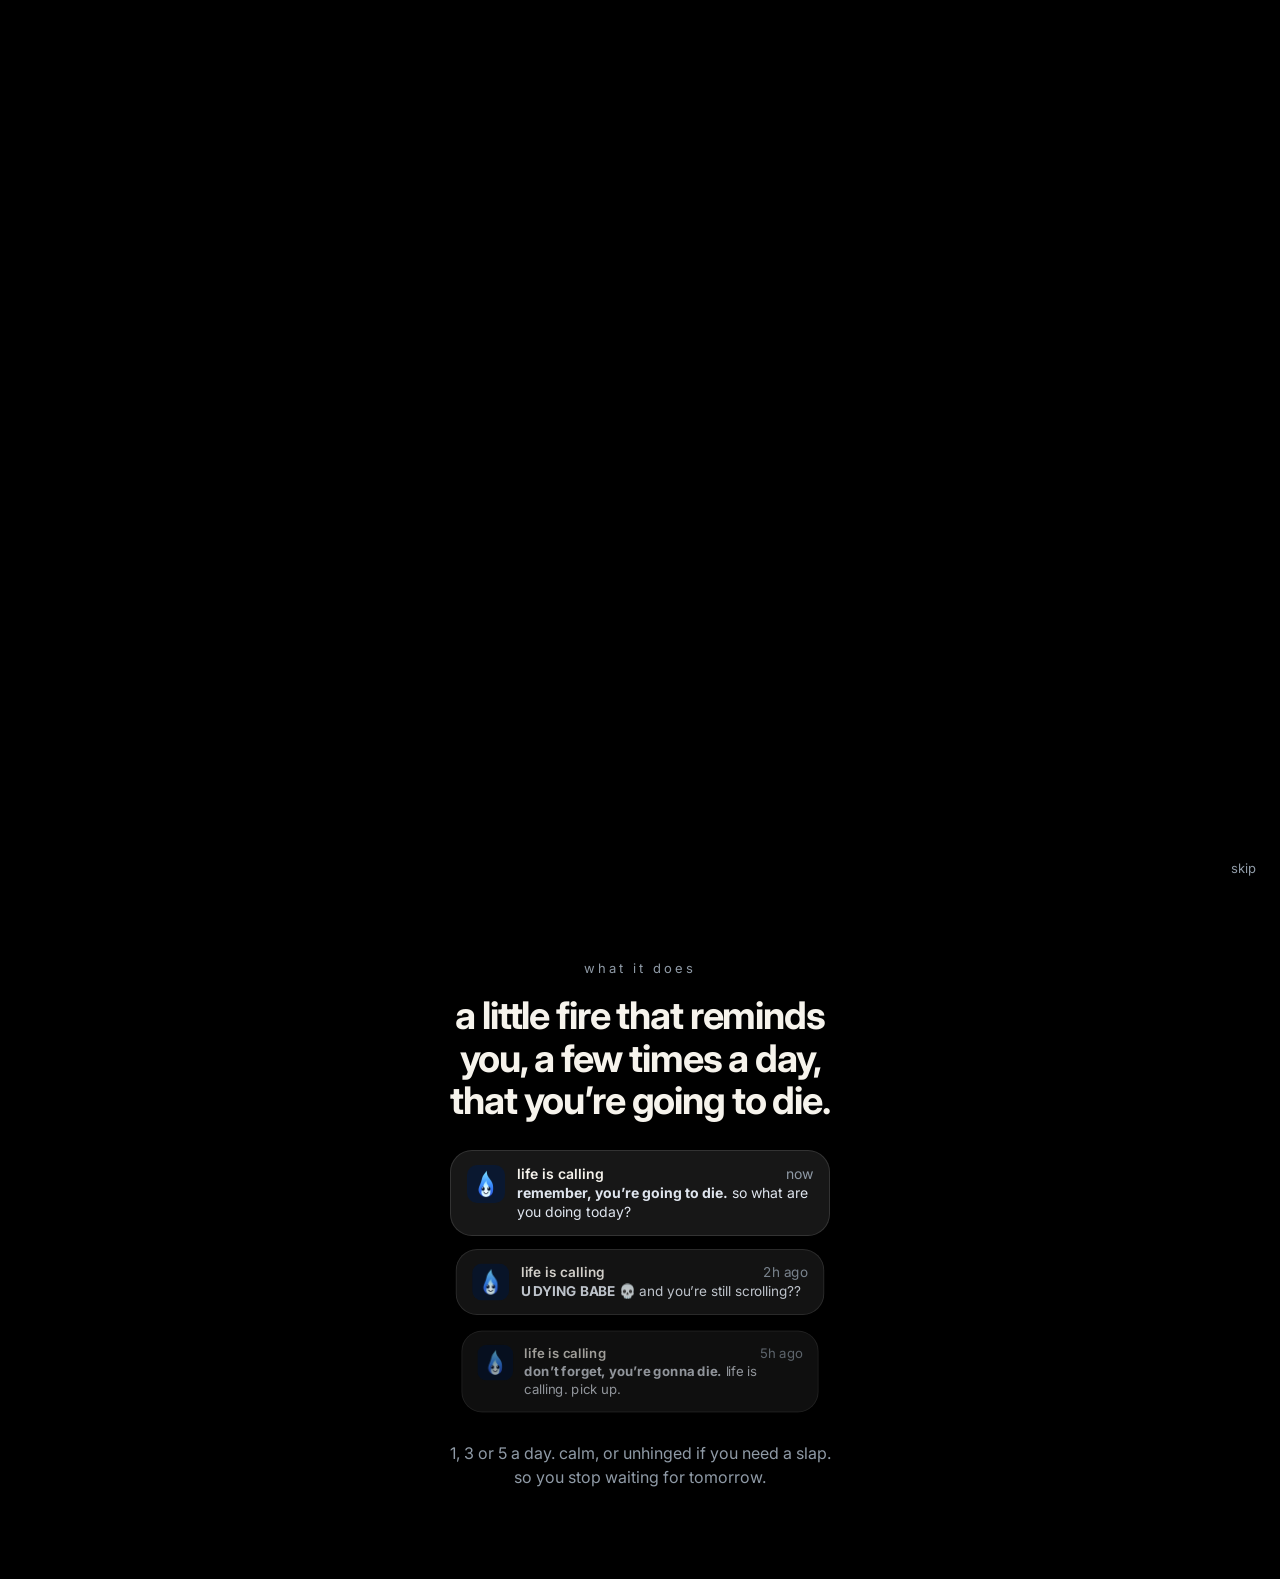
<file: join/index.html>
<!doctype html>
<html lang="en">
<head>
<meta charset="utf-8">
<meta name="viewport" content="width=device-width, initial-scale=1, viewport-fit=cover">
<title>Life Is Calling</title>
<meta name="description" content="The secret to happiness is remembering you're gonna die. Get early access to Life Is Calling.">
<meta name="theme-color" content="#000000">
<meta property="og:title" content="what if the secret to happiness was…">
<meta property="og:description" content="remembering you're gonna die. early access to Life Is Calling.">
<meta property="og:image" content="https://christieonthestreet.github.io/lifeiscalling/img/og-join.jpg">
<meta property="og:image:width" content="1200">
<meta property="og:image:height" content="630">
<meta property="og:url" content="https://christieonthestreet.github.io/lifeiscalling/join/">
<meta name="twitter:card" content="summary_large_image">
<link rel="icon" href="../icon.png">
<link rel="apple-touch-icon" href="../icon.png">
<link rel="preconnect" href="https://fonts.googleapis.com">
<link rel="stylesheet" href="https://fonts.googleapis.com/css2?family=Inter:wght@400;600;700&display=swap">
<style>
  /* Black screen, the noise in your head flashes, then the one line that matters, then the fire. */
  :root {
    --black: #000000;
    --white: #f6f3ec;
    --muted: #8f9aa6;
    --sun: #f6dca6;
    --red: #ff4b3e;
    --body: "Inter", system-ui, -apple-system, "Segoe UI", sans-serif;
    color-scheme: dark;
  }
  * { box-sizing: border-box; }
  html, body { margin: 0; height: 100%; background: var(--black); color: var(--white); font-family: var(--body); }
  body { overflow-x: hidden; -webkit-tap-highlight-color: transparent; }

  /* Act 1: the noise */
  #noise { position: fixed; inset: 0; pointer-events: none; transition: opacity 0.9s ease; }
  .word {
    position: absolute; font-family: var(--body); font-weight: 600; text-transform: lowercase; line-height: 1.1;
    letter-spacing: -0.03em; white-space: nowrap; color: var(--white); opacity: 0;
    transform: translate(-50%, -50%);
  }
  .word.on { animation: flicker 0.42s steps(1, end) forwards; }
  .word.long.on { animation-duration: 0.75s; }
  .word.punch.on { animation: punch 0.85s cubic-bezier(.2,1.4,.4,1) forwards; }
  @keyframes punch {
    0% { opacity: 0; transform: translate(-50%, -50%) scale(1.6); }
    12% { opacity: 1; transform: translate(-50%, -50%) scale(1); }
    80% { opacity: 1; transform: translate(-50%, -50%) scale(1); }
    100% { opacity: 0; transform: translate(-50%, -50%) scale(0.96); }
  }
  @keyframes flicker {
    0% { opacity: 1; } 18% { opacity: 0.15; } 30% { opacity: 1; } 70% { opacity: 1; } 82% { opacity: 0.3; } 100% { opacity: 0; }
  }
  .word.stay { animation: none; opacity: 1; color: var(--red); }

  /* Below the fold: the reminders */
  #what { padding: 60px 22px 90px; display: flex; flex-direction: column; align-items: center; text-align: center; gap: 18px; }
  #what .eyebrow { margin: 0; color: var(--muted); font-size: 13px; letter-spacing: 3px; }
  #what h2 { margin: 0; max-width: 520px; font-size: clamp(26px, 5vw, 38px); line-height: 1.12; letter-spacing: -0.03em; text-wrap: balance; }
  .notifs { display: flex; flex-direction: column; gap: 12px; width: min(380px, 100%); margin-top: 10px; }
  .notif { display: flex; gap: 12px; align-items: flex-start; padding: 14px 16px; border-radius: 22px; background: rgb(255 255 255 / .09); border: 1px solid rgb(255 255 255 / .12); text-align: left; }
  .notif:nth-child(2) { opacity: .85; transform: scale(.97); }
  .notif:nth-child(3) { opacity: .65; transform: scale(.94); }
  .notif img { width: 38px; height: 38px; border-radius: 10px; background: #0a1830; padding: 4px; object-fit: contain; flex: none; }
  .notif > div { flex: 1; }
  .notif .t { display: flex; justify-content: space-between; font-weight: 600; font-size: 14px; gap: 10px; }
  .notif .t span { color: var(--muted); font-weight: 400; }
  .notif p { font-size: 14px; color: #dfe5ee; margin: 2px 0 0; line-height: 1.35; }
  .whatSub { color: var(--muted); font-size: 16px; line-height: 1.5; margin: 8px 0 0; }

  /* Act 2 and 3: the line, the fire, the form */
  #stage {
    position: relative; min-height: 100vh; min-height: 100dvh; display: flex; flex-direction: column; align-items: center; justify-content: center;
    gap: 22px; text-align: center;
    padding: max(24px, env(safe-area-inset-top, 0px)) max(22px, env(safe-area-inset-right, 0px)) max(24px, env(safe-area-inset-bottom, 0px)) max(22px, env(safe-area-inset-left, 0px));
  }
  @media (max-height: 760px) { #stage { gap: 14px; } .fire img { width: 76px; } }
  .fade { opacity: 0; transform: translateY(10px); transition: opacity 0.9s ease, transform 0.9s ease; }
  .fade.in { opacity: 1; transform: none; }
  .secret { font-size: clamp(22px, 4.5vw, 34px); color: var(--muted); font-weight: 600; letter-spacing: -0.02em; line-height: 1.15; margin: 0; text-wrap: balance; }
  .dots { display: inline-block; min-width: 4.2em; text-align: left; }
  .answer {
    font-weight: 700; font-size: clamp(40px, 9vw, 88px); line-height: 1.02; letter-spacing: -0.045em;
    margin: 0; max-width: 12ch; text-wrap: balance;
  }
  .answer.in { animation: thump 0.5s cubic-bezier(.2,1.6,.4,1) both; }
  @keyframes thump { from { opacity: 0; transform: scale(1.35); } to { opacity: 1; transform: scale(1); } }

  .fire { position: relative; display: flex; flex-direction: column; align-items: center; gap: 10px; }
  .fire img { width: clamp(84px, 9vw, 110px); height: auto; transform-origin: 50% 90%; }
  .fire.in img { animation: pop 0.6s cubic-bezier(.2,1.8,.4,1) both, sway 3s ease-in-out 0.6s infinite; }
  @keyframes pop { from { transform: scale(0) rotate(-20deg); } to { transform: scale(1) rotate(0); } }
  @keyframes sway { 0%, 100% { transform: rotate(-5deg); } 50% { transform: rotate(5deg); } }
  .bubble {
    transition-property: opacity, transform;
    background: var(--white); color: #000; font-weight: 600; font-size: 17px; padding: 9px 16px; border-radius: 18px;
    position: relative; opacity: 0; transform: scale(0.6);
    transition: opacity 0.25s ease 0.45s, transform 0.35s cubic-bezier(.2,1.8,.4,1) 0.45s;
  }
  .bubble::after { content: ""; position: absolute; left: 50%; bottom: -7px; width: 14px; height: 14px; background: var(--white); transform: translateX(-50%) rotate(45deg); border-radius: 2px; }
  .fire.in .bubble { opacity: 1; transform: scale(1); }
  .fire { flex-direction: column-reverse; }

  form { width: 100%; max-width: 380px; display: flex; flex-direction: column; gap: 12px; }
  .pitch { margin: 0; font-size: clamp(17px, 2.2vw, 20px); line-height: 1.4; font-weight: 600; text-wrap: balance; }
  .pitch small { display: block; font-weight: 400; color: var(--muted); font-size: 15px; margin-top: 6px; }
  label.sr { position: absolute; width: 1px; height: 1px; overflow: hidden; clip: rect(0 0 0 0); }
  .ageInput, input[type="email"] {
    width: 100%; font: inherit; font-size: 17px; color: var(--white); background: #111; border: 1px solid rgb(255 255 255 / .16);
    border-radius: 999px; padding: 15px 20px; text-align: center; outline: none;
  }
  input[type="email"]:focus { border-color: var(--sun); }
  button {
    font: inherit; font-size: 17px; font-weight: 600; color: #000; background: var(--sun); border: 0; border-radius: 999px;
    padding: 16px 20px; cursor: pointer;
  }
  button:disabled { opacity: 0.6; cursor: default; }
  #share { display: flex; flex-direction: column; gap: 12px; width: 100%; max-width: 420px; text-align: center; margin-top: 8px; }
  #share h2 { margin: 0; font-size: 26px; letter-spacing: -0.5px; }
  .shareWhy { margin: 0 0 6px; color: var(--muted, #aab3c5); font-size: 16px; line-height: 1.45; }
  .shareWhy b { color: var(--white, #f6f3ec); }
  #shareBtn { color: #1d1b2e; background: linear-gradient(115deg,#f79a7a 0%,#f5c99a 30%,#67b8d6 70%,#d896c6 100%); }
  button.ghost { background: transparent; color: var(--white, #f6f3ec); border: 1px solid rgb(255 255 255 / .3); }
  /* "show me": the dreamy pastel gradient (coral, peach, cream, sky, periwinkle, orchid), slowly flowing. */
  #showMe {
    color: #1d1b2e;
    background: radial-gradient(circle at 20% 30%, #d896c6 0%, transparent 45%),
                radial-gradient(circle at 80% 70%, #f5c99a 0%, transparent 40%),
                linear-gradient(115deg,#f79a7a 0%,#f5c99a 20%,#e6e2cf 36%,#67b8d6 54%,#7b98d6 72%,#d896c6 88%,#f79a7a 100%);
    background-size: 160% 160%, 160% 160%, 200% 100%;
    animation: melt 6s ease-in-out infinite alternate;
    box-shadow: 0 0 28px rgba(247, 154, 122, 0.35), 0 0 46px rgba(103, 184, 214, 0.25);
  }
  @keyframes melt {
    0% { background-position: 0% 0%, 100% 100%, 0% 50%; }
    100% { background-position: 100% 100%, 0% 0%, 100% 50%; }
  }
  @media (prefers-reduced-motion: reduce) { #showMe { animation: none; } }
  @supports (background: linear-gradient(90deg in oklch, red, blue)) {
    #showMe {
      background-image: radial-gradient(circle at 20% 30% in oklch, #d896c6 0%, transparent 45%),
                        radial-gradient(circle at 80% 70% in oklch, #f5c99a 0%, transparent 40%),
                        linear-gradient(115deg in oklch,#f79a7a 0%,#f5c99a 20%,#e6e2cf 36%,#67b8d6 54%,#7b98d6 72%,#d896c6 88%,#f79a7a 100%);
    }
    .barUsed { background-image: linear-gradient(90deg in oklch, #ff4b3e, #f6dca6); }
  }
  button:focus-visible, input:focus-visible, a:focus-visible { outline: 2px solid var(--sun); outline-offset: 3px; }
  .ageInput::-webkit-outer-spin-button, .ageInput::-webkit-inner-spin-button { -webkit-appearance: none; margin: 0; }
  .ageInput { -moz-appearance: textfield; width: 100%; font: inherit; font-size: 17px; color: var(--white); background: #111; border: 1px solid rgb(255 255 255 / .16); border-radius: 999px; padding: 15px 20px; text-align: center; outline: none; }
  .ageInput:focus { border-color: var(--sun); }
  #lived { display: flex; flex-direction: column; align-items: center; gap: 4px; }
  .pct { margin: 0; font-weight: 700; font-size: clamp(40px, 11vw, 84px); letter-spacing: -0.04em; font-variant-numeric: tabular-nums; line-height: 1; }
  .bar { width: min(380px, 86vw); height: 14px; border-radius: 999px; background: #1d2a3a; overflow: hidden; margin-top: 18px; }
  .barUsed { height: 100%; width: 0; background: linear-gradient(90deg, #ff4b3e, #f6dca6); border-radius: 999px; }
  .barKey { width: min(380px, 86vw); display: flex; justify-content: space-between; font-size: 14px; color: var(--muted); margin-top: 8px; font-variant-numeric: tabular-nums; }
  .barKey span:first-child { color: var(--white); }
  .pctLabel { margin: 0; font-size: clamp(17px, 2.4vw, 22px); color: var(--muted); }
  .note { min-height: 22px; margin: 0; font-size: 15px; color: var(--muted); }
  .note.ok { color: var(--sun); font-weight: 600; }
  .fine { font-size: 12px; color: var(--muted); }
  .fine a { color: var(--muted); }
  #skip {
    position: fixed; right: max(16px, env(safe-area-inset-right, 0px)); bottom: max(16px, env(safe-area-inset-bottom, 0px));
    background: none; color: var(--muted); font-weight: 400; font-size: 13px; padding: 8px; z-index: 5;
  }
  [hidden] { display: none !important; }
  @media (prefers-reduced-motion: reduce) { .fire.in img, .answer.in { animation: none; } .fade { transition: none; } }
  #guard { position: fixed; inset: 0; z-index: 50; background: rgb(0 0 0 / .72); display: flex; align-items: center; justify-content: center; padding: 16px; }
  #guard .sheet { width: min(420px, 100%); background: #fff; color: #000; border-radius: 24px; padding: 16px 6px; text-align: center; }
  #guard p { margin: 0 0 8px; font-weight: 600; }
  #guard iframe { width: 100%; height: 520px; border: 0; border-radius: 12px; }
  #guard button { margin-top: 10px; width: calc(100% - 20px); background: var(--sun); }
</style>
</head>
<body>
<div id="noise" aria-hidden="true"></div>

<main id="stage">
  <p class="secret fade" id="secret">what if the secret to happiness was <span class="dots" id="dots"></span></p>
  <h1 class="answer" id="answer" hidden>remembering you’re gonna die.</h1>
  <div class="fire" id="fire" hidden>
    <img src="../flame.png" alt="The Life Is Calling fire" width="160" height="245">
    <div class="bubble">you dying rn bish!</div>
  </div>
  <form id="ageForm" class="fade" hidden novalidate>
    <p class="pitch">how old are u?</p>
    <label class="sr" for="age">your age</label>
    <input id="age" type="text" inputmode="numeric" pattern="[0-9]*" maxlength="3" autocomplete="off" placeholder="your age" class="ageInput">
    <button type="button" id="showMe">show me</button>
    <p class="note" id="ageNote" role="status"></p>
  </form>

  <div id="lived" class="fade" hidden>
    <p class="pct" id="pct" aria-live="off">0.00000000%</p>
    <p class="pctLabel" id="pctLabel">of your life, gone.</p>
    <div class="bar" aria-hidden="true"><div class="barUsed" id="barUsed"></div></div>
    <div class="barKey"><span id="usedText">used</span><span id="leftText">left</span></div>
  </div>

  <form id="form" class="fade" hidden novalidate>
    <p class="pitch">put your email in and i’ll send you the app when it’s ready ❤️</p>
    <label class="sr" for="email">your email</label>
    <input id="email" name="email_address" type="email" inputmode="email" autocomplete="email" placeholder="your email" required>
    <button type="button" id="go">i’m in</button>
    <p class="note" id="note" role="status"></p>
    <p class="fine">by signing up you agree to get emails about the app. unsubscribe anytime. <a href="../privacy.html">privacy</a></p>
  </form>

  <!-- After signing up: invite friends for free premium. -->
  <section id="share" class="fade" hidden aria-labelledby="shareTitle">
    <h2 id="shareTitle">get it free 🔥</h2>
    <p class="shareWhy"><b>every friend who joins with your link = 1 free month of premium.</b><br>invite 12, get a whole year. the top inviter gets it free forever.</p>
    <button type="button" id="shareBtn">share with a friend</button>
    <button type="button" id="copyBtn" class="ghost">copy my invite link</button>
    <p class="fine" id="shareNote" role="status">life’s too short to go alone.</p>
  </section>
</main>

<!-- Scroll down: what the app actually does. -->
<section id="what" aria-labelledby="whatTitle">
  <p class="eyebrow">what it does</p>
  <h2 id="whatTitle">a little fire that reminds you, a few times a day, that you’re going to die.</h2>
  <div class="notifs" aria-label="Example reminders">
    <div class="notif"><img src="../flame.png" alt=""><div><div class="t">life is calling <span>now</span></div><p><b>remember, you’re going to die.</b> so what are you doing today?</p></div></div>
    <div class="notif"><img src="../flame.png" alt=""><div><div class="t">life is calling <span>2h ago</span></div><p><b>U DYING BABE 💀</b> and you’re still scrolling??</p></div></div>
    <div class="notif"><img src="../flame.png" alt=""><div><div class="t">life is calling <span>5h ago</span></div><p><b>don’t forget, you’re gonna die.</b> life is calling. pick up.</p></div></div>
  </div>
  <p class="whatSub">1, 3 or 5 a day. calm, or unhinged if you need a slap.<br>so you stop waiting for tomorrow.</p>
</section>

<button id="skip" type="button">skip</button>

<script>
  // ── Where sign-ups go ──────────────────────────────────────────────
  // Paste your Kit form id here once the Kit account exists (the number in the form's embed link).
  const KIT_FORM_ID = '10197159';
  // Kit's public key (the v3 "API Key", not the secret): it can only add people to forms, so it's safe in a web page.
  const KIT_PUBLIC_KEY = 'WGpUyz0uVnqlYhpKGisKcQ';

  // The noise in your head. Short ones flash big, long ones wrap. Change the words here.
  // The first few hit one at a time, big and centred. Then the rest pile in.
  const PUNCH = ['I SHOULD HAVE STARTED EARLIER.', "IT'S TOO LATE..", "I'M TOO OLD...", "I'M SCARED.", 'NEXT YEAR.', 'ONE DAY...'];
  const WORDS = [
    "I WISH I DIDN'T WASTE SO MUCH TIME.", 'IF I JUST TOOK THAT OPPORTUNITY.', 'IF I JUST INVESTED IN BITCOIN.',
    'HALF THE DAY IS GONE.', 'I WOKE UP LATE. MY DAY IS RUINED.', 'HOW COULD THEY DO THAT TO ME?',
    'I SHOULD HAVE STARTED YOUTUBE IN 2016.', 'COVID RUINED EVERYTHING.', "WHY DIDN'T I DANCE ON TIKTOK IN 2020?",
    "I'LL CALL THEM TOMORROW.", "BUT WHAT IF I CAN'T DO IT?", 'IDK IF I CAN DO IT..', 'SORRY I MISSED YOUR BIRTHDAY.',
    'SHOULD I TEXT THEM?', 'BUT WHAT IF THEY LAUGH..', 'I COULD NEVER DO THAT.', "WHAT IF I CAN'T FIND SOMEONE BETTER?",
    "IT'S TOO COMPETITIVE.", "I'M NOT TALENTED ENOUGH.", 'WHO AM I TO DO THAT?', 'WHAT WILL PEOPLE THINK?',
    "IT'S TOO LATE TO CHANGE CAREERS.", "I'LL START WHEN I'M READY.",
    "WHAT IF I'M ALONE FOREVER?", 'I SHOULD HAVE STARTED LAST YEAR.', 'BUT WHAT IF I FAIL?',
  ];
  const LAST = 'BUT WHAT IF.....';

  const noise = document.getElementById('noise');
  const secret = document.getElementById('secret');
  const dots = document.getElementById('dots');
  const answer = document.getElementById('answer');
  const fire = document.getElementById('fire');
  const form = document.getElementById('form');
  const skip = document.getElementById('skip');
  const timers = [];
  const at = (ms, fn) => timers.push(setTimeout(fn, ms));
  const reduced = window.matchMedia('(prefers-reduced-motion: reduce)').matches;

  function flash(text, stay, punch) {
    const el = document.createElement('div');
    el.className = punch ? 'word punch' : text.length > 16 ? 'word long' : 'word';
    el.textContent = text;
    const w = window.innerWidth, h = window.innerHeight;
    const long = !punch && text.length > 16;
    el.style.fontSize = Math.min(w * (long ? 0.085 : 0.12), long ? 64 : 96) + 'px';
    if (long) {
      el.style.whiteSpace = 'normal';
      el.style.width = Math.min(w * 0.86, 760) + 'px';
      el.style.textAlign = 'center';
    }
    noise.appendChild(el);
    // Shrink anything wider than the screen, then place it fully on screen.
    const maxW = w * 0.9;
    if (el.offsetWidth > maxW) el.style.fontSize = (parseFloat(el.style.fontSize) * maxW / el.offsetWidth) + 'px';
    const halfW = el.offsetWidth / 2, halfH = el.offsetHeight / 2;
    const centre = stay || punch;
    const x = centre ? w / 2 : halfW + w * 0.05 + Math.random() * Math.max(0, w * 0.9 - halfW * 2);
    const y = centre ? h / 2 : halfH + h * 0.08 + Math.random() * Math.max(0, h * 0.84 - halfH * 2);
    el.style.left = x + 'px';
    el.style.top = y + 'px';
    el.style.transform = `translate(-50%, -50%) rotate(${centre ? 0 : (Math.random() * 8 - 4)}deg)`;
    requestAnimationFrame(() => el.classList.add(stay ? 'stay' : 'on'));
    if (!stay) setTimeout(() => el.remove(), punch ? 1000 : 900);
  }

  function showEnd() {
    timers.forEach(clearTimeout);
    noise.style.opacity = 0;
    secret.classList.add('in');
    dots.textContent = '........';
    answer.hidden = false; answer.classList.add('in');
    fire.hidden = false; fire.classList.add('in');
    showAge();
    skip.hidden = true;
  }

  // Act 4: how old are u? Then the share of life already gone, ticking up live, then the email.
  const ageForm = document.getElementById('ageForm');
  const lived = document.getElementById('lived');
  const pct = document.getElementById('pct');
  const pctLabel = document.getElementById('pctLabel');
  const YEAR_MS = 365.25 * 24 * 60 * 60 * 1000;
  const LIFE_YEARS = 86; // the same rough starting guess the app uses
  // After the keyboard closes, iPhone leaves the page scrolled down. Bring the fire back into view.
  const toTop = () => setTimeout(() => { try { window.scrollTo({ top: 0, behavior: 'smooth' }); } catch { window.scrollTo(0, 0); } }, 120);
  const reveal = (el) => {
    el.hidden = false;
    requestAnimationFrame(() => {
      el.classList.add('in');
      if (el.id === 'ageForm') { try { el.scrollIntoView({ behavior: 'smooth', block: 'nearest' }); } catch {} }
    });
  };

  function showAge() {
    if (!ageForm.hidden || !form.hidden) return;
    reveal(ageForm);
    setTimeout(() => { try { document.getElementById('age').focus({ preventScroll: true }); } catch {} }, 600);
  }

  ageForm.addEventListener('submit', (e) => e.preventDefault());
  document.getElementById('age').addEventListener('keydown', (e) => { if (e.key === 'Enter') { e.preventDefault(); showLived(); } });
  document.getElementById('age').addEventListener('input', (e) => { e.target.value = e.target.value.replace(/[^0-9]/g, ''); });
  document.getElementById('showMe').addEventListener('click', showLived);
  function showLived() {
    if (ageForm.hidden) return;
    const age = Number(document.getElementById('age').value.replace(/[^0-9]/g, ''));
    const ageNote = document.getElementById('ageNote');
    if (!Number.isInteger(age) || age < 1 || age > 120) {
      ageNote.textContent = 'type your age in years, like 27.';
      return;
    }
    document.getElementById('age').blur();
    toTop();
    ageForm.hidden = true;
    document.getElementById('secret').hidden = true;
    answer.hidden = true;
    const bubble = fire.querySelector('.bubble');
    bubble.textContent = age >= LIFE_YEARS ? 'bonus round. respect.' : 'it’s still going up btw.';
    // Then the fire says why it's here.
    const say = (text, ms) => setTimeout(() => {
      bubble.style.opacity = 0;
      setTimeout(() => { bubble.textContent = text; bubble.style.opacity = 1; }, 250);
    }, ms);
    say('i’m here to remind you every day.', 3800);
    say('so you stop waiting for tomorrow.', 8000);
    const started = Date.now();
    // Counts up from 0 to the real number, then keeps ticking with every moment u spend here.
    const target = () => ((age * YEAR_MS + (Date.now() - started)) / (LIFE_YEARS * YEAR_MS)) * 100;
    const rise = 1800;
    function tick() {
      const t = Math.min(1, (Date.now() - started) / rise);
      const eased = 1 - Math.pow(1 - t, 3);
      const value = Math.min(target(), 99.99999999) * eased;
      pct.textContent = value.toFixed(8) + '%';
      barUsed.style.width = value + '%';
      requestAnimationFrame(tick);
    }
    const barUsed = document.getElementById('barUsed');
    const left = Math.max(0, LIFE_YEARS - age);
    document.getElementById('usedText').textContent = `${age} ${age === 1 ? 'year' : 'years'} used`;
    document.getElementById('leftText').textContent = left ? `about ${left} left` : 'every day is extra';
    if (age >= LIFE_YEARS) pctLabel.textContent = 'past the average. every day is a gift now.';
    reveal(lived);
    tick();
    setTimeout(() => reveal(form), rise + 900);
  }

  function play() {
    // Act 1: the noise speeds up.
    let t = 400;
    PUNCH.forEach((word) => {
      at(t, () => flash(word, false, true));
      t += 900;
    });
    // Each once, slow enough to read at first, then faster and faster, then the short ones again in a blur.
    const blur = WORDS.filter((w) => w.length <= 12).sort(() => Math.random() - 0.5);
    WORDS.forEach((word, i) => {
      at(t, () => flash(word));
      // Starts readable, then speeds up hard: each one ~13% quicker than the last.
      t += Math.max(90, (word.length > 16 ? 650 : 480) * Math.pow(0.87, i));
    });
    blur.forEach((word) => {
      at(t, () => flash(word));
      t += 60;
    });
    at(t + 150, () => flash(LAST, true));
    t += 1500;
    // Silence.
    at(t, () => { noise.style.opacity = 0; });
    t += 1200;
    // Act 2: the line.
    at(t, () => secret.classList.add('in'));
    t += 1100;
    for (let i = 1; i <= 8; i++) at(t + i * 160, () => { dots.textContent = '.'.repeat(i); });
    t += 8 * 160 + 500;
    at(t, () => { answer.hidden = false; answer.classList.add('in'); });
    t += 1800;
    // Act 3: the fire, then the form.
    at(t, () => { fire.hidden = false; fire.classList.add('in'); });
    t += 1400;
    at(t, () => { showAge(); skip.hidden = true; });
  }

  skip.addEventListener('click', showEnd);
  if (reduced) showEnd(); else play();

  const note = document.getElementById('note');
  const go = document.getElementById('go');
  form.addEventListener('submit', (e) => e.preventDefault());
  document.getElementById('email').addEventListener('keydown', (e) => { if (e.key === 'Enter') { e.preventDefault(); signUp(); } });
  go.addEventListener('click', signUp);
  // ── Invites ─────────────────────────────────────────────────────────
  // Everyone gets their own short code. Their invite link carries it (?ref=code), and when a friend
  // signs up Kit saves who invited them (custom fields "ref_code" and "referred_by").
  const store = { get(k) { try { return localStorage.getItem(k); } catch { return null; } }, set(k, v) { try { localStorage.setItem(k, v); } catch {} } };
  const refIn = (new URLSearchParams(location.search).get('ref') || '').replace(/[^a-z0-9]/gi, '').slice(0, 12);
  if (refIn) store.set('lic-referred-by', refIn);
  let myCode = store.get('lic-ref-code');
  if (!myCode) { myCode = Math.random().toString(36).slice(2, 9); store.set('lic-ref-code', myCode); }
  const inviteLink = () => `https://christieonthestreet.github.io/lifeiscalling/join/?ref=${myCode}`;
  const inviteText = 'this app reminds you you’re going to die (in a good way 😅). join the waitlist with my link:';
  const shareNote = document.getElementById('shareNote');
  document.getElementById('shareBtn').addEventListener('click', async () => {
    if (navigator.share) {
      try { await navigator.share({ title: 'life is calling', text: inviteText, url: inviteLink() }); shareNote.textContent = 'sent. you’re a good friend. 🔥'; } catch {}
    } else copyLink();
  });
  document.getElementById('copyBtn').addEventListener('click', copyLink);
  async function copyLink() {
    try { await navigator.clipboard.writeText(`${inviteText} ${inviteLink()}`); shareNote.textContent = 'copied. paste it to your group chat.'; }
    catch { shareNote.textContent = inviteLink(); }
  }

  function done() {
    note.className = 'note ok';
    note.textContent = 'you’re on the list. now go live.';
    form.querySelector('input').value = '';
    const share = document.getElementById('share');
    share.hidden = false;
    requestAnimationFrame(() => share.classList.add('in', 'show'));
    try { share.scrollIntoView({ behavior: 'smooth', block: 'center' }); } catch {}
  }
  // Kit's security check, shown in a sheet over the page. Kit's page reports its size and when it's finished.
  function showGuard(url) {
    const wrap = document.createElement('div');
    wrap.id = 'guard';
    wrap.innerHTML = '<div class="sheet"><p>one quick check so we know you’re human 🔥</p><iframe title="Security check"></iframe><button type="button">i ticked it, i’m done</button></div>';
    const frame = wrap.querySelector('iframe');
    frame.src = url;
    const close = (ok) => {
      window.removeEventListener('message', onMsg);
      wrap.remove();
      if (ok) done(); else { note.className = 'note'; note.textContent = 'no stress. tap i’m in to try again.'; }
    };
    const onMsg = (e) => {
      if (!/kit\.com$|convertkit\.com$/.test(new URL(e.origin).hostname)) return;
      const d = e.data || {};
      if (d.name === 'ckjs:guard:size' && d.height) frame.style.height = Math.min(d.height + 10, 560) + 'px';
      if (d.name === 'ckjs:guard:success' || d.name === 'ckjs:guard:subscribed') close(true);
    };
    window.addEventListener('message', onMsg);
    wrap.querySelector('button').addEventListener('click', () => close(true));
    wrap.addEventListener('click', (e) => { if (e.target === wrap) close(false); });
    document.body.appendChild(wrap);
  }
  async function signUp() {
    if (go.disabled) return;
    const email = document.getElementById('email').value.trim();
    if (!/^[^\s@]+@[^\s@]+\.[^\s@]+$/.test(email)) {
      note.className = 'note';
      note.textContent = 'that email doesn’t look right. check it and try again.';
      return;
    }
    if (!KIT_FORM_ID) {
      note.className = 'note';
      note.textContent = 'sign-ups open very soon. check back in a bit.';
      return;
    }
    go.disabled = true;
    note.className = 'note';
    note.textContent = 'adding u…';
    try {
      // Straight onto the list through Kit's API: no "not a robot" check.
      const res = await fetch(`https://api.convertkit.com/v3/forms/${KIT_FORM_ID}/subscribe`, {
        method: 'POST',
        headers: { 'Content-Type': 'application/json' },
        body: JSON.stringify({
          api_key: KIT_PUBLIC_KEY,
          email,
          fields: { ref_code: myCode, referred_by: store.get('lic-referred-by') || '' },
        }),
      });
      const data = await res.json().catch(() => ({}));
      try { document.activeElement && document.activeElement.blur(); } catch {}
      if (!res.ok || !data.subscription) throw new Error('kit said no');
      done();
    } catch {
      note.className = 'note';
      note.textContent = 'that didn’t go through. check your connection and try again.';
    } finally {
      go.disabled = false;
    }
  }
</script>
</body>
</html>
</file>
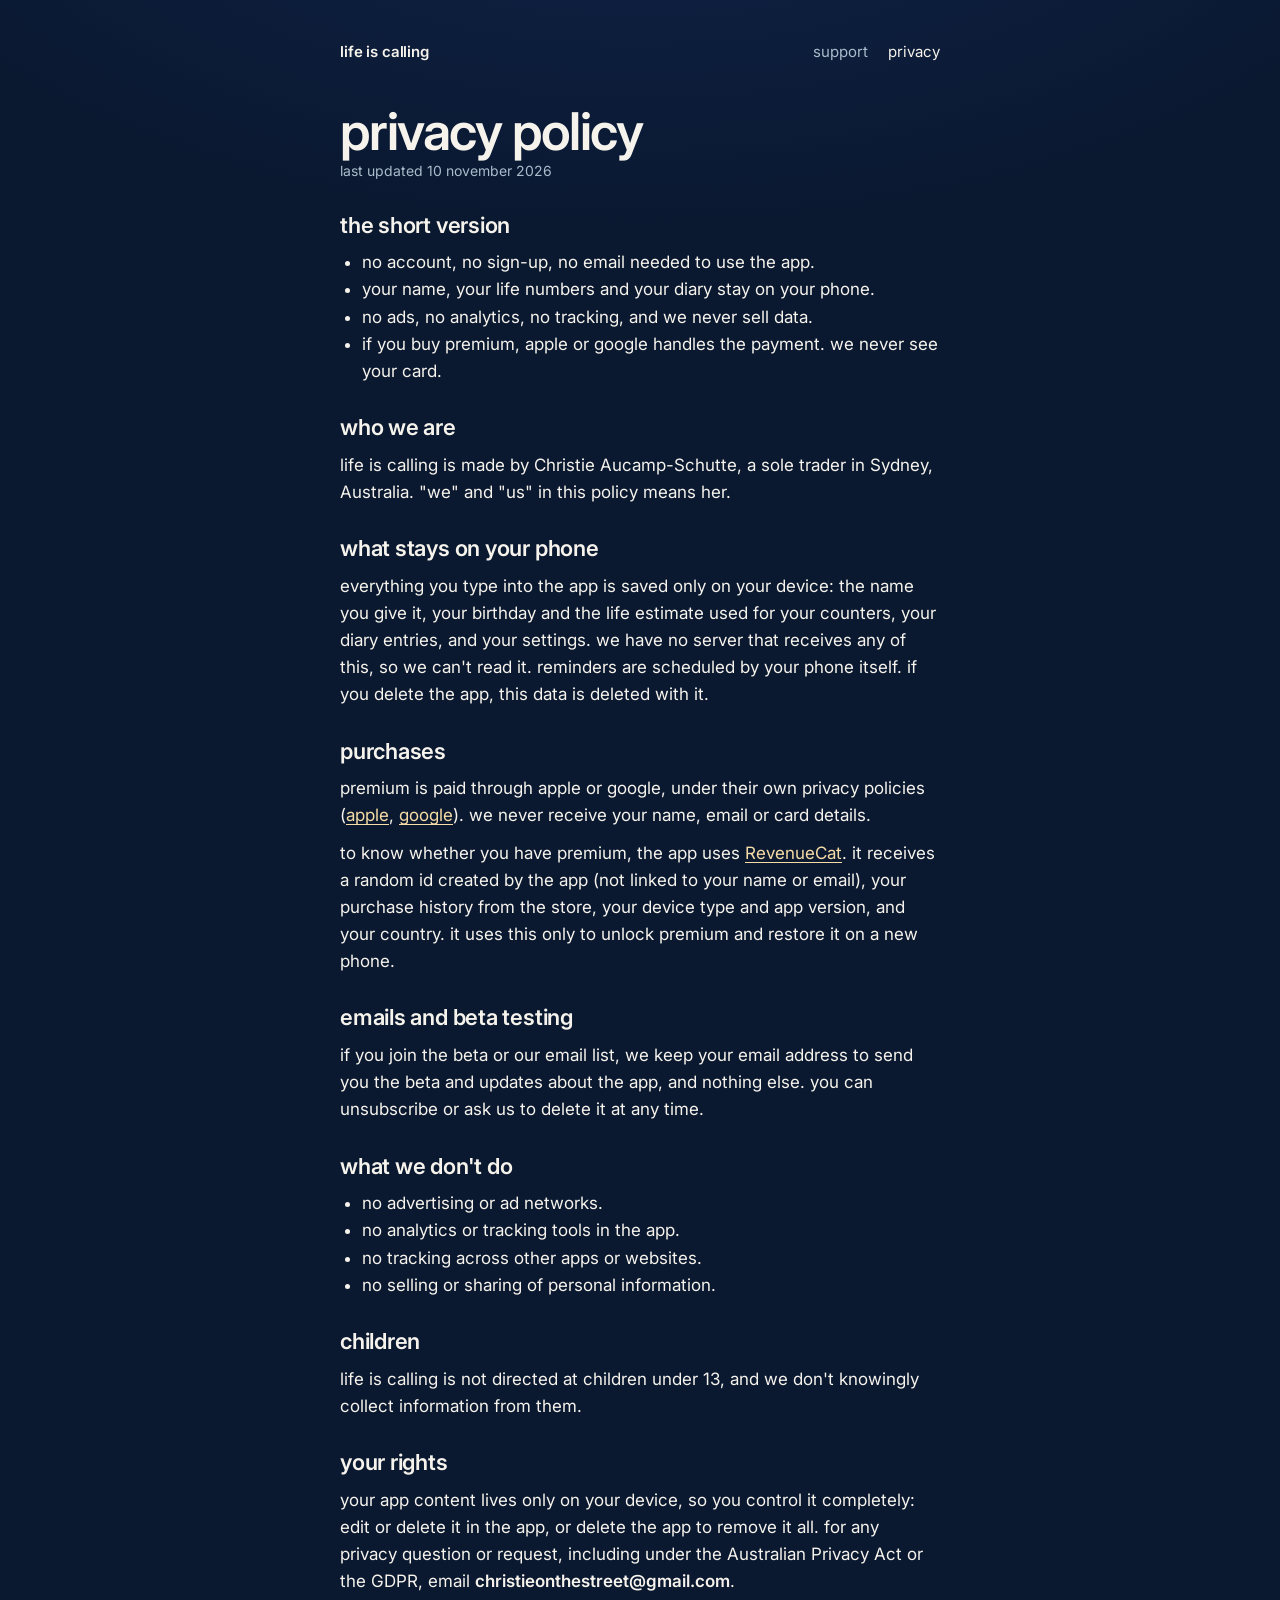
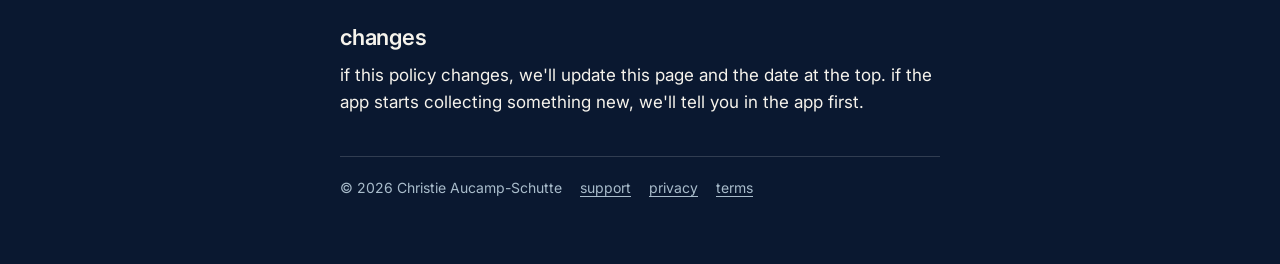
<file: privacy.html>
<!doctype html>
<html lang="en">
<head>
<meta charset="utf-8">
<meta name="viewport" content="width=device-width, initial-scale=1, viewport-fit=cover">
<title>Life Is Calling Privacy</title>
<meta name="description" content="Privacy policy for the Life Is Calling app.">
<meta name="theme-color" content="#0a1830">
<link rel="icon" href="./icon.png">
<link rel="apple-touch-icon" href="./icon.png">
<link rel="preconnect" href="https://fonts.googleapis.com">
<link rel="stylesheet" href="https://fonts.googleapis.com/css2?family=Inter:wght@400;600&display=swap">
<link rel="stylesheet" href="./style.css">
</head>
<body>
<main class="wrap">
<nav><a class="brand" href="./">life is calling</a><div class="links"><a href="./support.html">support</a><a href="./privacy.html" aria-current="page">privacy</a></div></nav>
<div class="prose">
  <div><h1>privacy policy</h1><p class="small">last updated 10 november 2026</p></div>
  <section>
    <h2>the short version</h2>
    <ul>
      <li>no account, no sign-up, no email needed to use the app.</li>
      <li>your name, your life numbers and your diary stay on your phone.</li>
      <li>no ads, no analytics, no tracking, and we never sell data.</li>
      <li>if you buy premium, apple or google handles the payment. we never see your card.</li>
    </ul>
  </section>
  <section>
    <h2>who we are</h2>
    <p>life is calling is made by Christie Aucamp-Schutte, a sole trader in Sydney, Australia. "we" and "us" in this policy means her.</p>
  </section>
  <section>
    <h2>what stays on your phone</h2>
    <p>everything you type into the app is saved only on your device: the name you give it, your birthday and the life estimate used for your counters, your diary entries, and your settings. we have no server that receives any of this, so we can't read it. reminders are scheduled by your phone itself. if you delete the app, this data is deleted with it.</p>
  </section>
  <section>
    <h2>purchases</h2>
    <p>premium is paid through apple or google, under their own privacy policies (<a href="https://www.apple.com/legal/privacy/">apple</a>, <a href="https://policies.google.com/privacy">google</a>). we never receive your name, email or card details.</p>
    <p>to know whether you have premium, the app uses <a href="https://www.revenuecat.com/privacy">RevenueCat</a>. it receives a random id created by the app (not linked to your name or email), your purchase history from the store, your device type and app version, and your country. it uses this only to unlock premium and restore it on a new phone.</p>
  </section>
  <section>
    <h2>emails and beta testing</h2>
    <p>if you join the beta or our email list, we keep your email address to send you the beta and updates about the app, and nothing else. you can unsubscribe or ask us to delete it at any time.</p>
  </section>
  <section>
    <h2>what we don't do</h2>
    <ul>
      <li>no advertising or ad networks.</li>
      <li>no analytics or tracking tools in the app.</li>
      <li>no tracking across other apps or websites.</li>
      <li>no selling or sharing of personal information.</li>
    </ul>
  </section>
  <section>
    <h2>children</h2>
    <p>life is calling is not directed at children under 13, and we don't knowingly collect information from them.</p>
  </section>
  <section>
    <h2>your rights</h2>
    <p>your app content lives only on your device, so you control it completely: edit or delete it in the app, or delete the app to remove it all. for any privacy question or request, including under the Australian Privacy Act or the GDPR, email <span class="email">christieonthestreet@gmail.com</span>.</p>
  </section>
  <section>
    <h2>changes</h2>
    <p>if this policy changes, we'll update this page and the date at the top. if the app starts collecting something new, we'll tell you in the app first.</p>
  </section>
</div>
<footer><span>© 2026 Christie Aucamp-Schutte</span><a href="./support.html">support</a><a href="./privacy.html">privacy</a><a href="https://www.apple.com/legal/internet-services/itunes/dev/stdeula/">terms</a></footer>
</main></body></html>
</file>
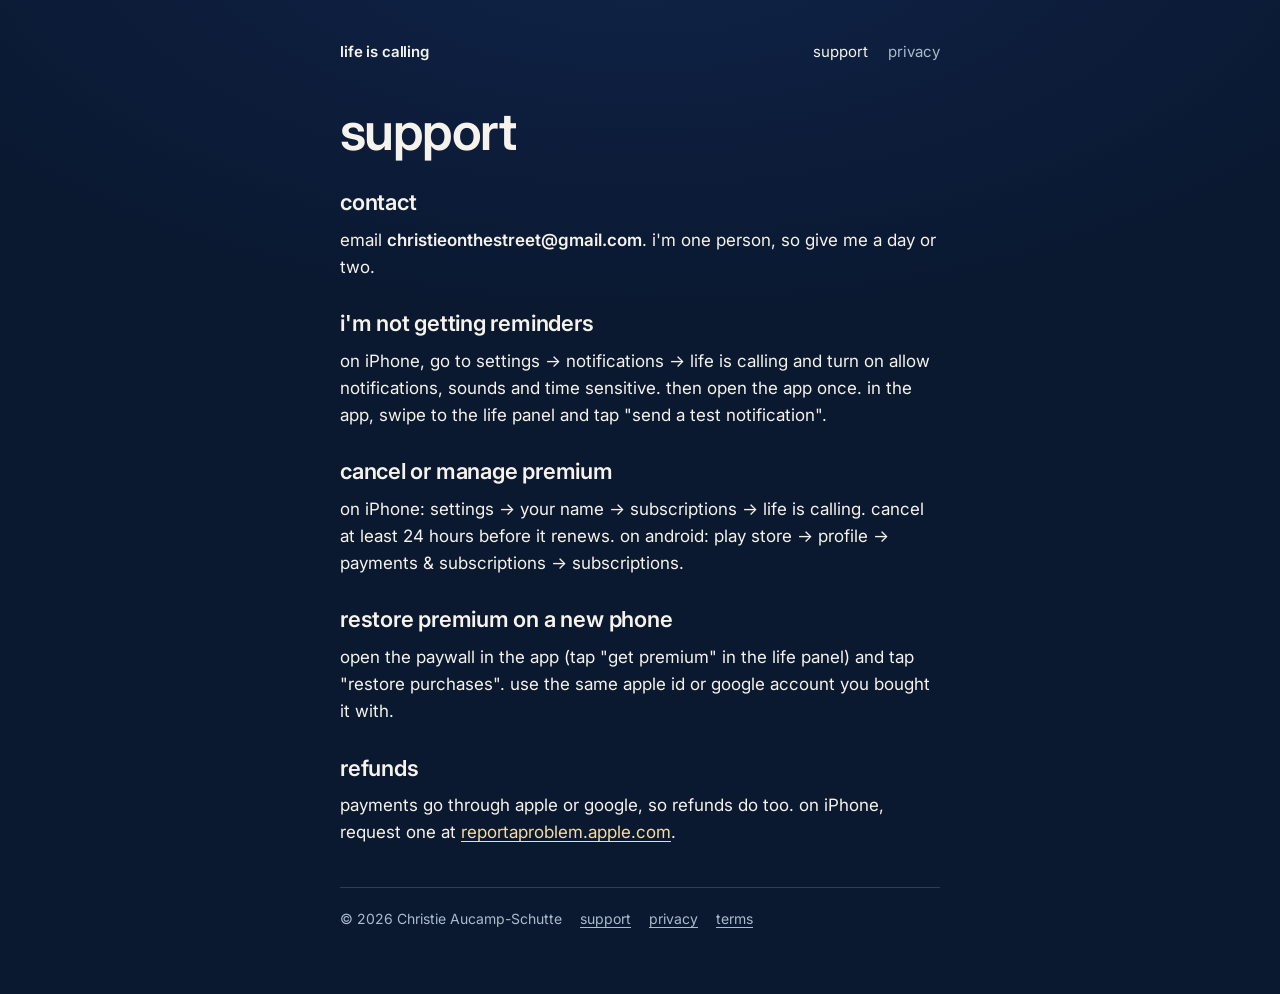
<file: support.html>
<!doctype html>
<html lang="en">
<head>
<meta charset="utf-8">
<meta name="viewport" content="width=device-width, initial-scale=1, viewport-fit=cover">
<title>Life Is Calling Support</title>
<meta name="description" content="Help and contact for the Life Is Calling app.">
<meta name="theme-color" content="#0a1830">
<link rel="icon" href="./icon.png">
<link rel="apple-touch-icon" href="./icon.png">
<link rel="preconnect" href="https://fonts.googleapis.com">
<link rel="stylesheet" href="https://fonts.googleapis.com/css2?family=Inter:wght@400;600&display=swap">
<link rel="stylesheet" href="./style.css">
</head>
<body>
<main class="wrap">
<nav><a class="brand" href="./">life is calling</a><div class="links"><a href="./support.html" aria-current="page">support</a><a href="./privacy.html">privacy</a></div></nav>
<div class="prose">
  <h1>support</h1>
  <section>
    <h2>contact</h2>
    <p>email <span class="email">christieonthestreet@gmail.com</span>. i'm one person, so give me a day or two.</p>
  </section>
  <section>
    <h2>i'm not getting reminders</h2>
    <p>on iPhone, go to settings → notifications → life is calling and turn on allow notifications, sounds and time sensitive. then open the app once. in the app, swipe to the life panel and tap "send a test notification".</p>
  </section>
  <section>
    <h2>cancel or manage premium</h2>
    <p>on iPhone: settings → your name → subscriptions → life is calling. cancel at least 24 hours before it renews. on android: play store → profile → payments &amp; subscriptions → subscriptions.</p>
  </section>
  <section>
    <h2>restore premium on a new phone</h2>
    <p>open the paywall in the app (tap "get premium" in the life panel) and tap "restore purchases". use the same apple id or google account you bought it with.</p>
  </section>
  <section>
    <h2>refunds</h2>
    <p>payments go through apple or google, so refunds do too. on iPhone, request one at <a href="https://reportaproblem.apple.com">reportaproblem.apple.com</a>.</p>
  </section>
</div>
<footer><span>© 2026 Christie Aucamp-Schutte</span><a href="./support.html">support</a><a href="./privacy.html">privacy</a><a href="https://www.apple.com/legal/internet-services/itunes/dev/stdeula/">terms</a></footer>
</main></body></html>
</file>
<file: style.css>
/* Life Is Calling: the app's night sky, the blue fire, lowercase voice. */
:root {
  --sky: #0a1830;
  --sky-2: #10244a;
  --text: #f6f3ec;
  --muted: #a9bccb;
  --sun: #f6dca6;
  --line: rgba(255, 255, 255, 0.16);
  --font: "Inter", system-ui, -apple-system, "Segoe UI", sans-serif;
  color-scheme: dark;
}
* { box-sizing: border-box; }
html { background: var(--sky); }
body {
  margin: 0; min-height: 100vh; color: var(--text); font-family: var(--font); font-size: 17px; line-height: 1.6;
  background: radial-gradient(1200px 600px at 50% -10%, var(--sky-2), var(--sky) 70%);
}
a { color: var(--sun); text-underline-offset: 3px; }
a:focus-visible, button:focus-visible { outline: 2px solid var(--sun); outline-offset: 3px; border-radius: 6px; }
.wrap {
  max-width: 640px; margin: 0 auto;
  padding: 40px max(20px, env(safe-area-inset-right, 0px)) 64px max(20px, env(safe-area-inset-left, 0px));
  display: flex; flex-direction: column; gap: 40px;
}
nav { display: flex; justify-content: space-between; align-items: center; gap: 16px; flex-wrap: wrap; font-size: 15px; }
nav .brand { color: var(--text); text-decoration: none; font-weight: 600; letter-spacing: -0.01em; }
nav .links { display: flex; gap: 20px; }
nav .links a { color: var(--muted); text-decoration: none; }
nav .links a:hover, nav .links a[aria-current] { color: var(--text); }
.hero { display: flex; flex-direction: column; align-items: center; text-align: center; gap: 20px; padding-top: 12px; }
.hero img { width: 112px; height: auto; animation: sway 3.2s ease-in-out infinite; transform-origin: 50% 90%; }
@keyframes sway { 0%, 100% { transform: rotate(-4deg) scale(0.98); } 50% { transform: rotate(4deg) scale(1.02); } }
@media (prefers-reduced-motion: reduce) { .hero img { animation: none; } }
h1 { margin: 0; font-size: clamp(36px, 8vw, 52px); line-height: 1.08; letter-spacing: -0.03em; font-weight: 600; text-wrap: balance; }
h2 { margin: 0; font-size: 22px; line-height: 1.3; letter-spacing: -0.01em; font-weight: 600; text-wrap: balance; }
p { margin: 0; }
.lede { color: var(--muted); font-size: 19px; max-width: 30em; }
.notif {
  align-self: stretch; text-align: left; background: rgba(255,255,255,0.08); border: 1px solid var(--line);
  border-radius: 18px; padding: 14px 16px; display: flex; gap: 12px; align-items: flex-start;
}
.notif img { width: 38px; height: 38px; border-radius: 9px; animation: none; }
.notif b { font-weight: 600; display: block; }
.notif span { color: var(--muted); font-size: 15px; }
section { display: flex; flex-direction: column; gap: 14px; }
ul.list { margin: 0; padding: 0; list-style: none; display: flex; flex-direction: column; gap: 10px; }
ul.list li::before { content: "✦"; color: var(--sun); margin-right: 10px; }
.cta { display: flex; flex-direction: column; gap: 12px; }
.btn {
  display: block; text-align: center; text-decoration: none; font-weight: 600; font-size: 17px;
  padding: 16px 20px; border-radius: 999px; background: var(--sun); color: #000;
}
.btn.ghost { background: transparent; color: var(--text); border: 1px solid var(--line); }
.small { color: var(--muted); font-size: 14px; }
.email { user-select: all; font-weight: 600; color: var(--text); }
.prose { display: flex; flex-direction: column; gap: 28px; }
.prose section { gap: 10px; }
.prose ul { margin: 0; padding-left: 22px; }
footer { color: var(--muted); font-size: 14px; border-top: 1px solid var(--line); padding-top: 20px; display: flex; gap: 18px; flex-wrap: wrap; }
footer a { color: var(--muted); }
</file>
